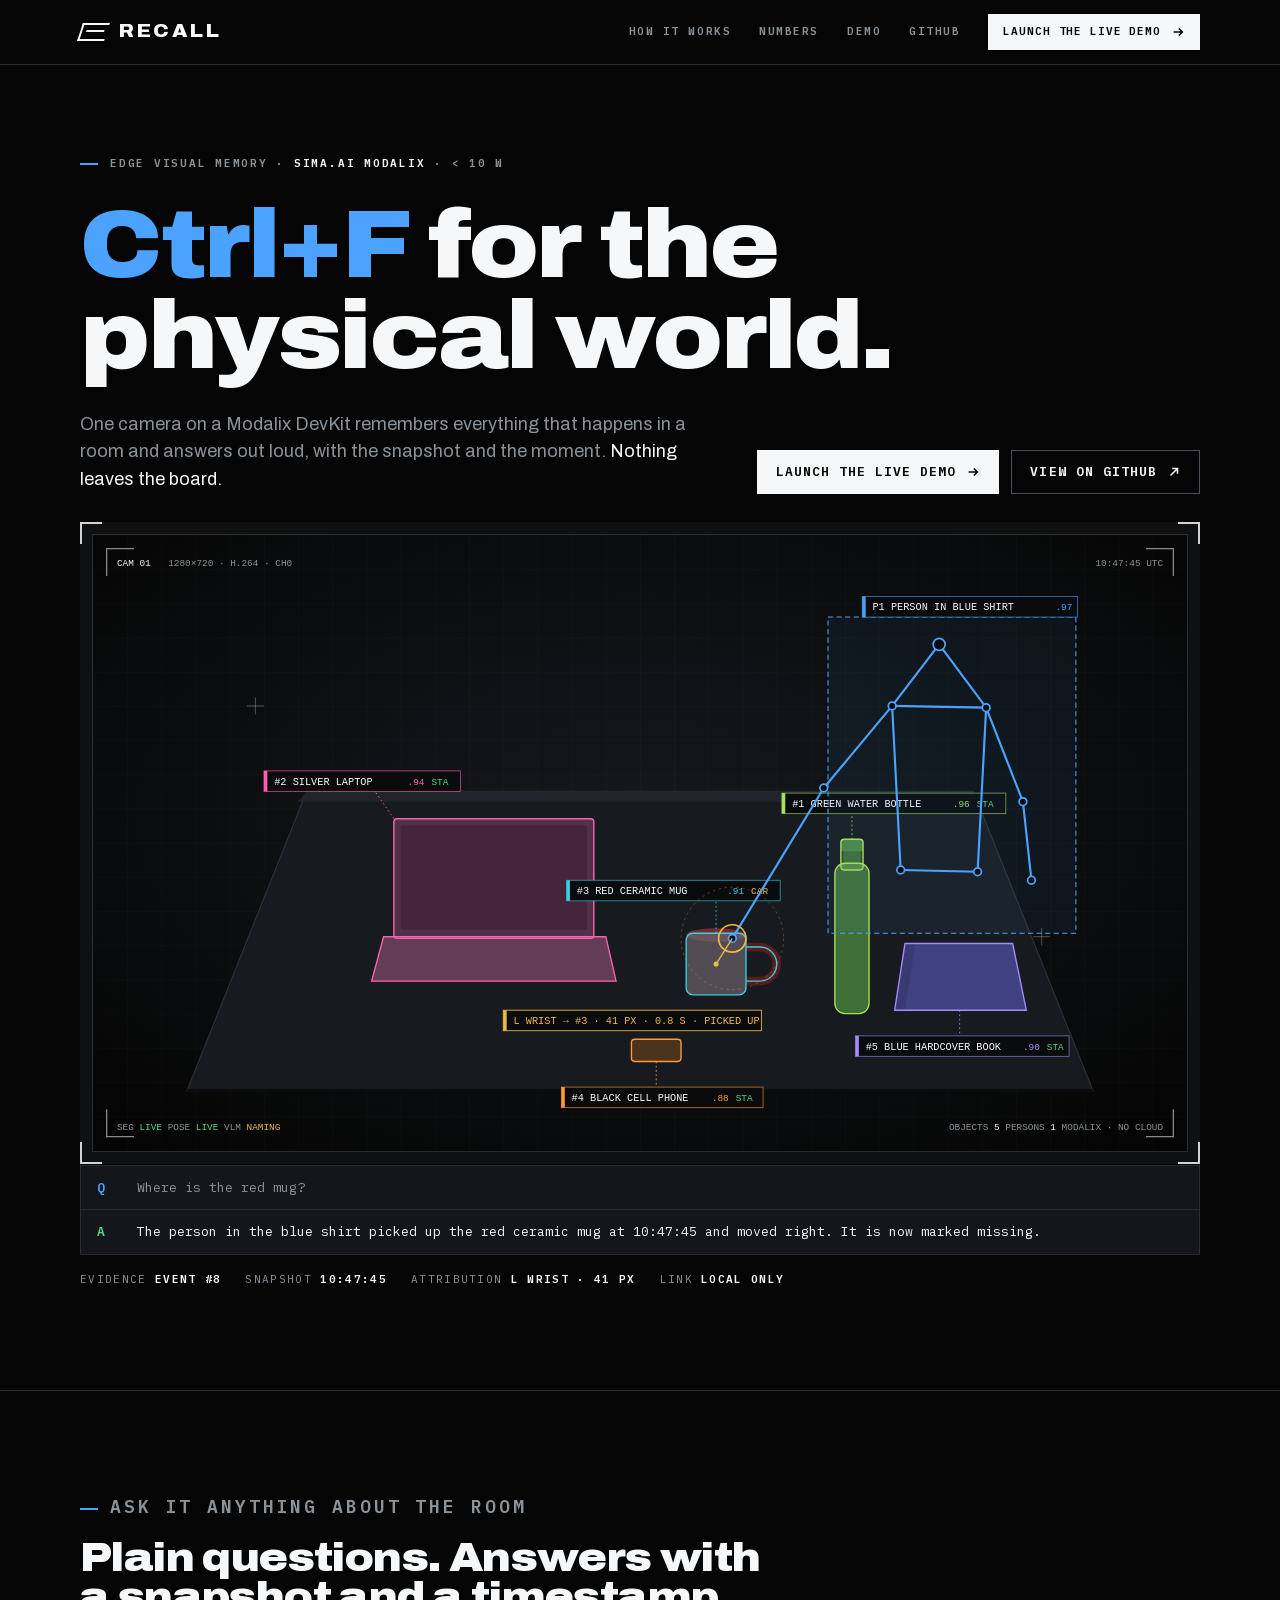
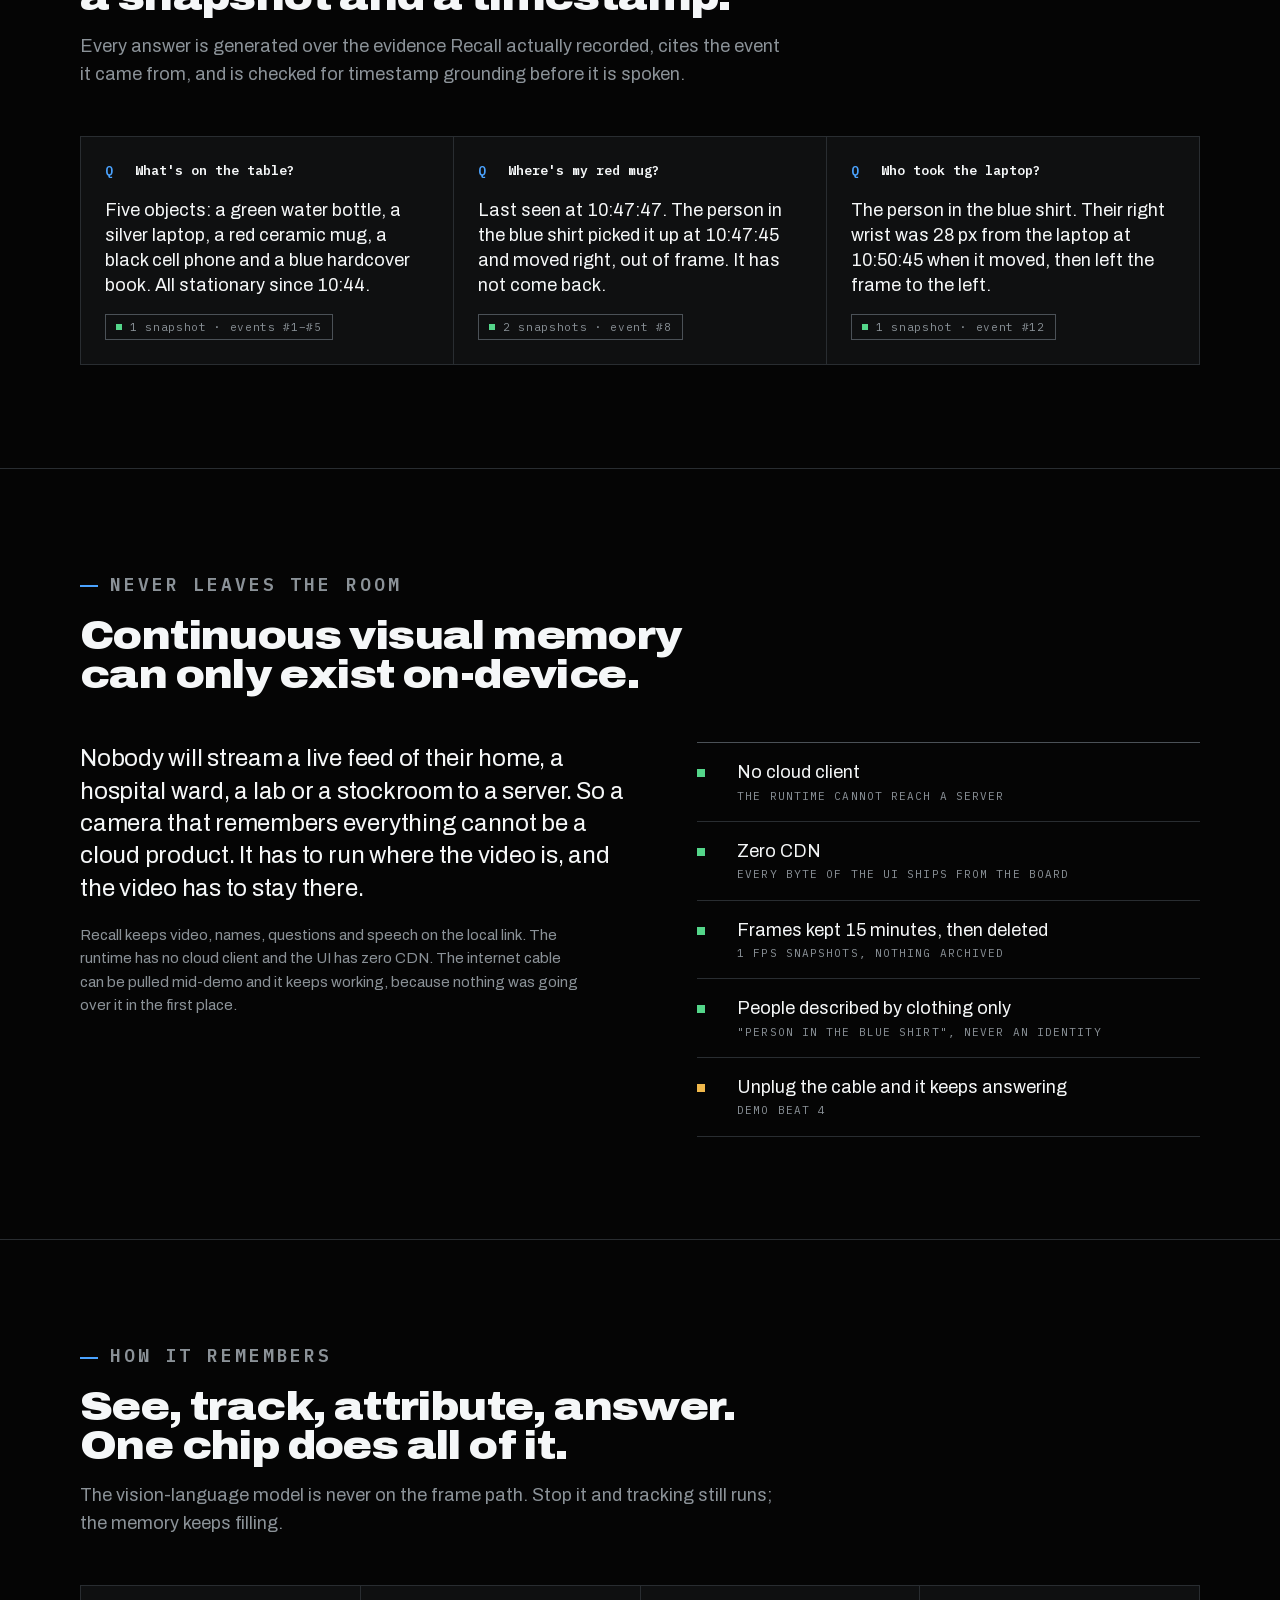
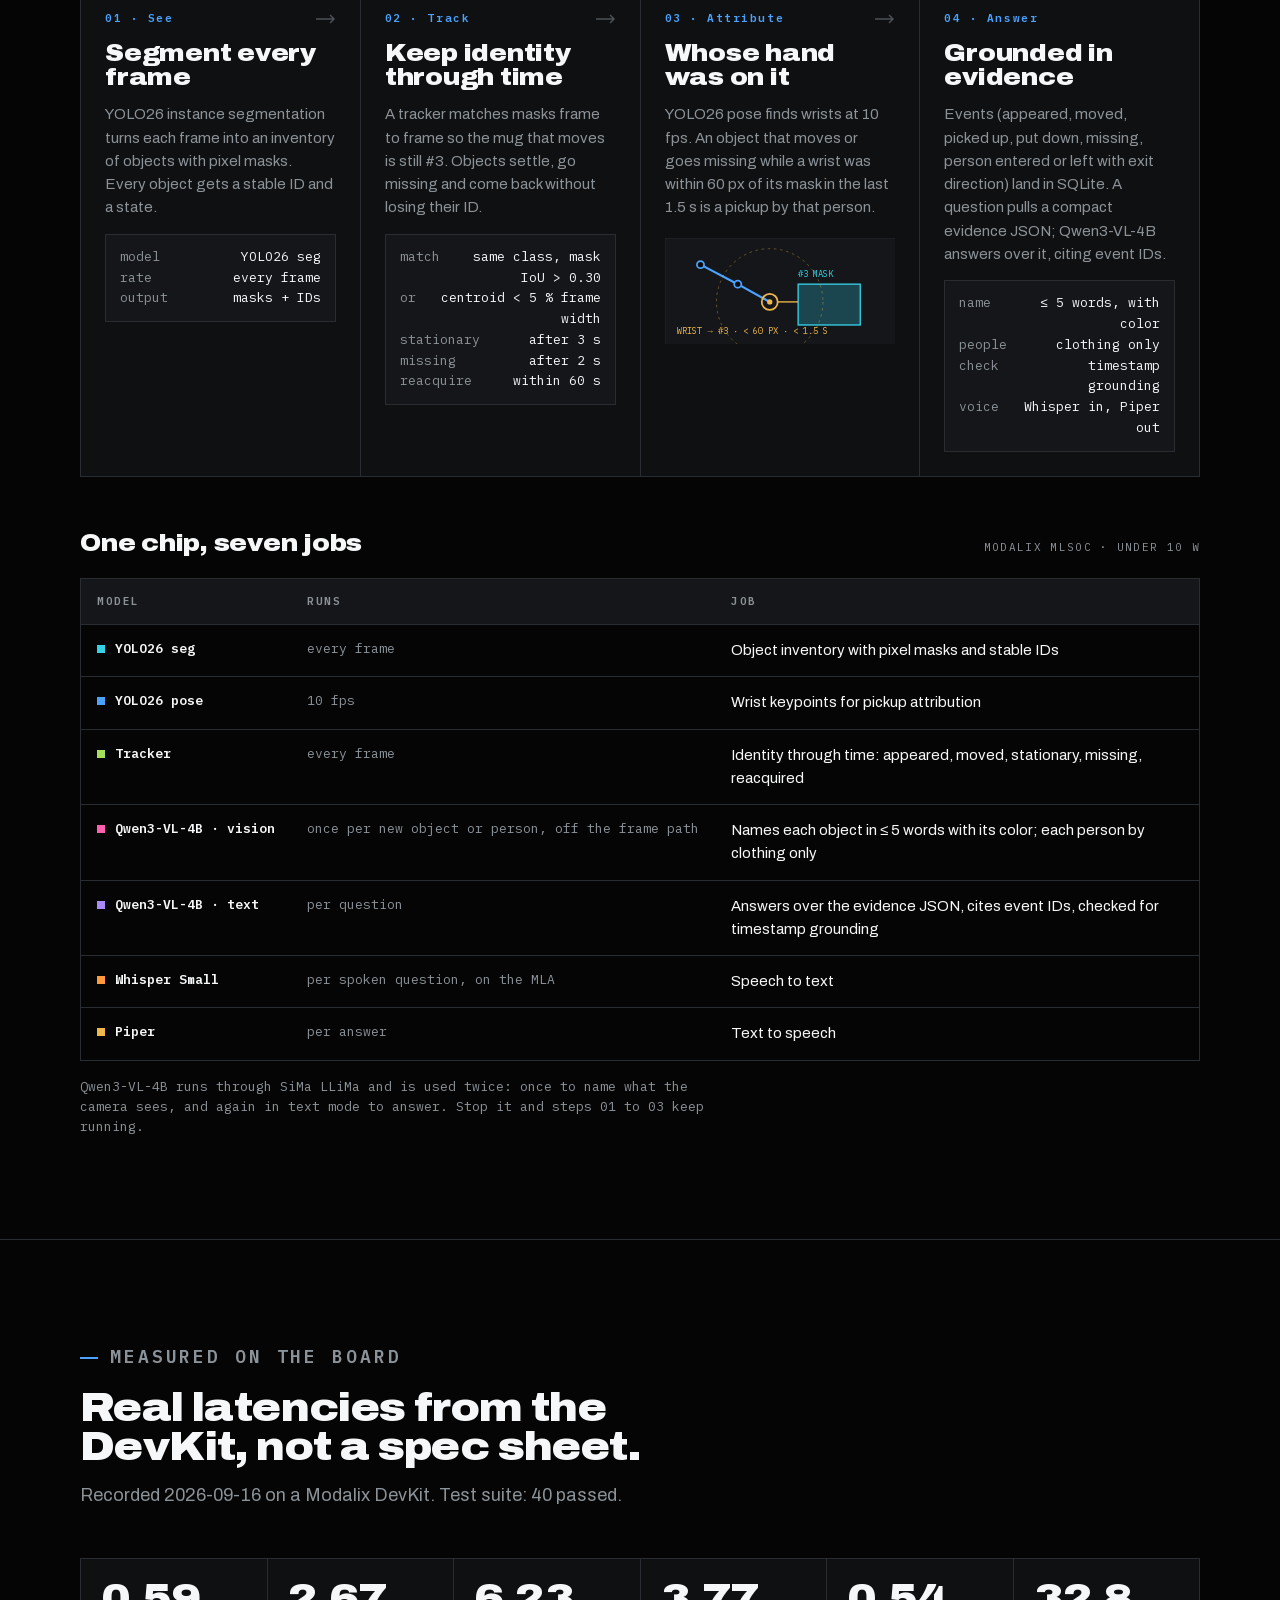
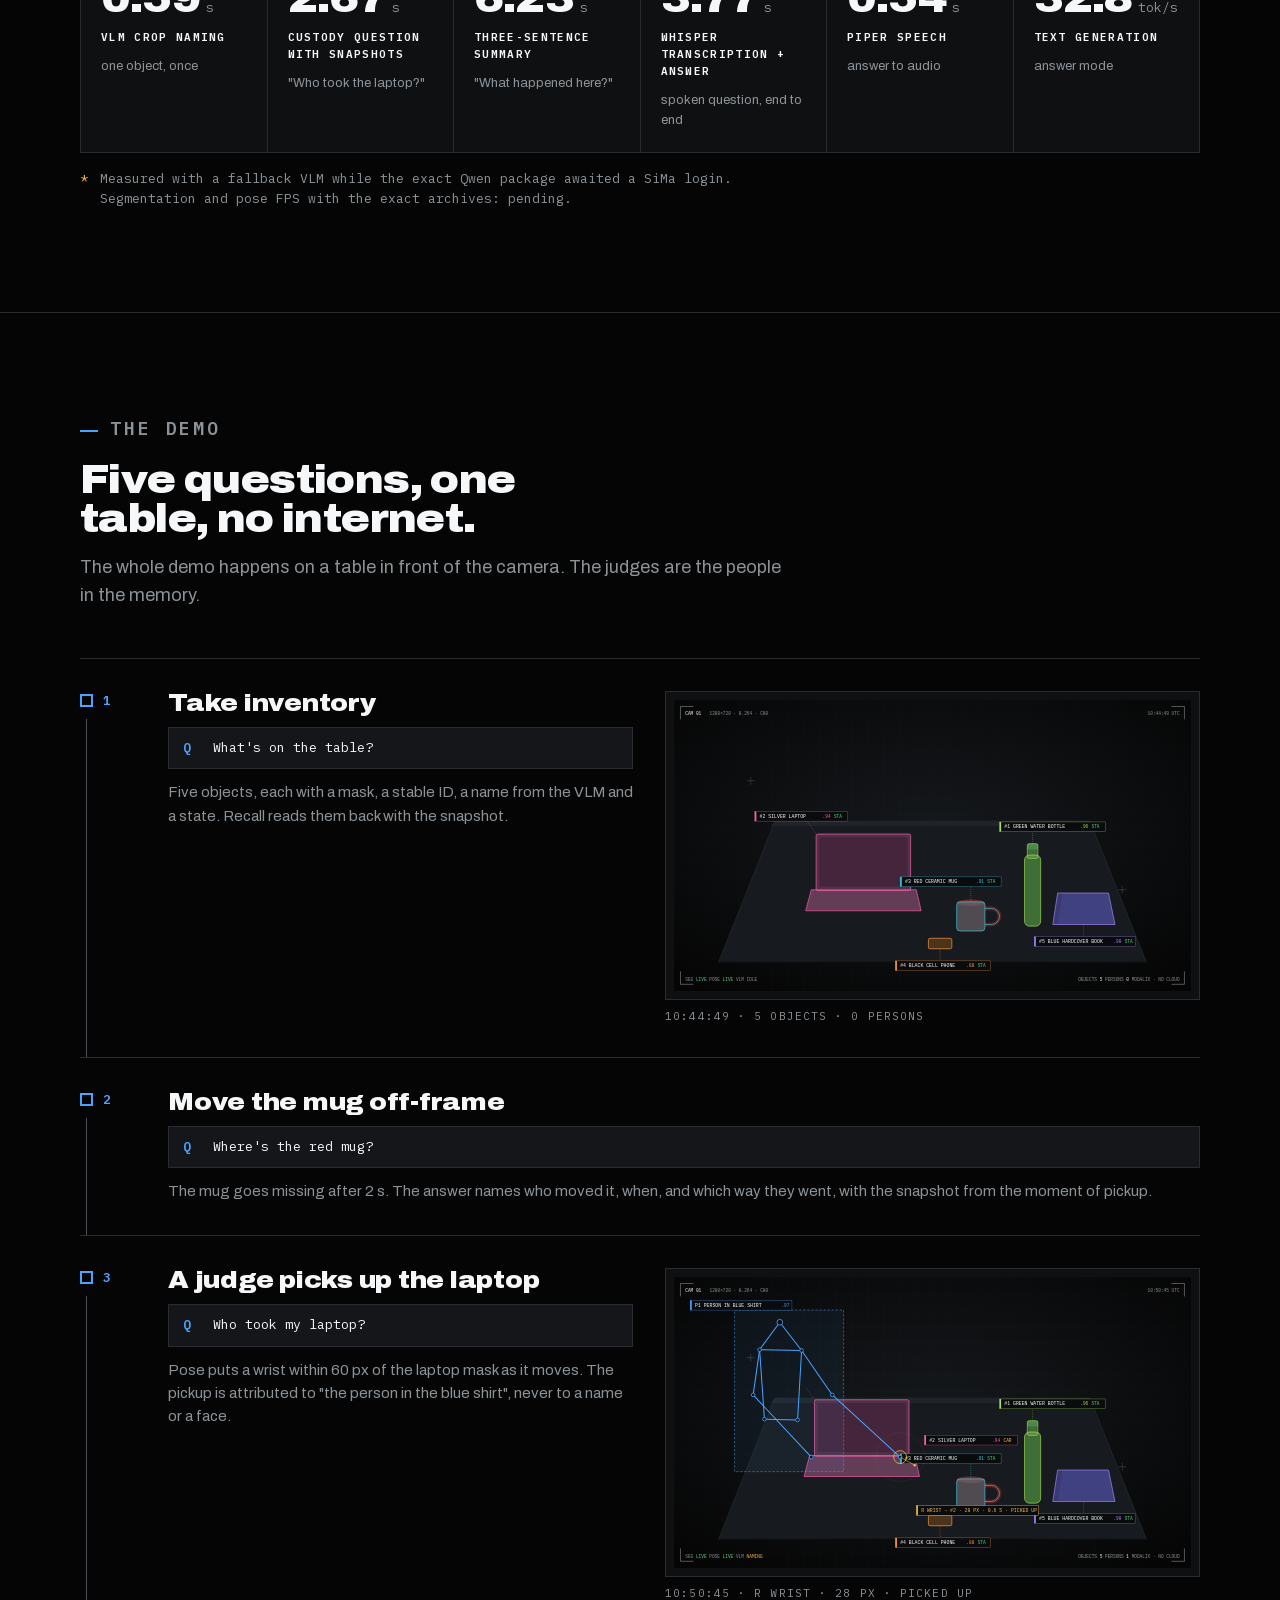
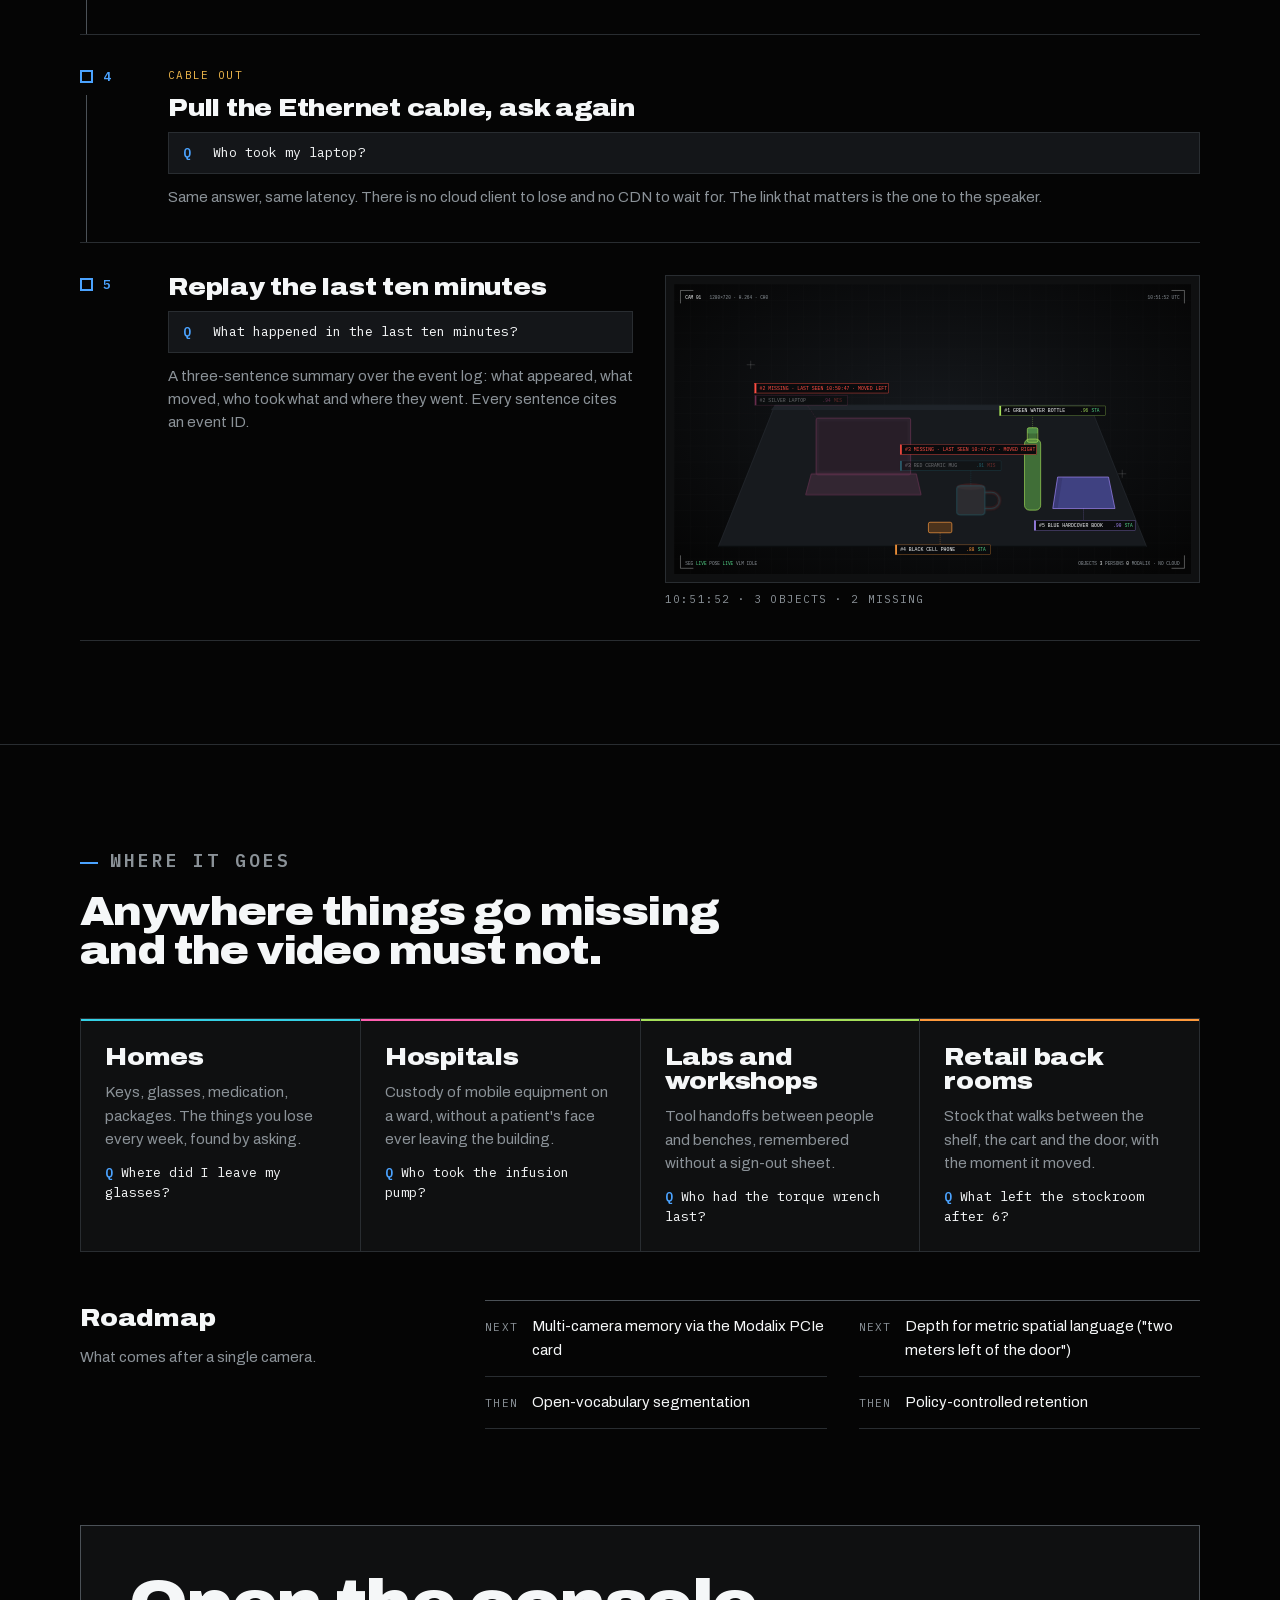
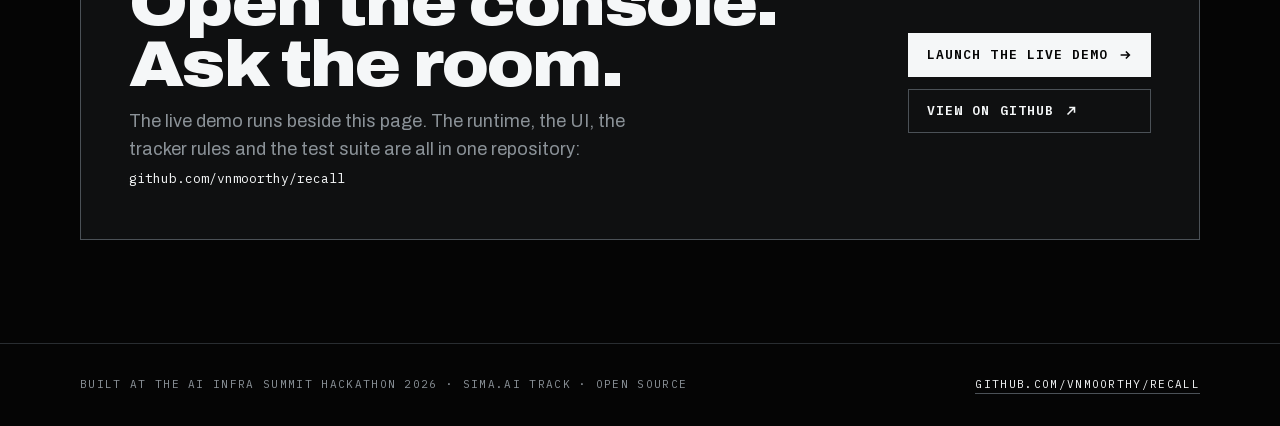
<file: ui/index.html>
<!doctype html>
<html lang="en">
<head>
<meta charset="utf-8">
<meta name="viewport" content="width=device-width, initial-scale=1">
<title>Recall</title>
<meta name="description" content="Recall: Ctrl+F for the physical world. A single camera on a SiMa.ai Modalix DevKit remembers everything that happens in a room and answers questions out loud, entirely on-device.">
<style>
  @font-face{font-family:"Archivo"; font-style:normal; font-weight:400 900; font-stretch:62% 125%; font-display:swap;
    src:url("./fonts/archivo-latin-variable.woff2") format("woff2-variations"), url("./fonts/archivo-latin-variable.woff2") format("woff2")}
  @font-face{font-family:"IBM Plex Mono"; font-style:normal; font-weight:400; font-display:swap; src:url("./fonts/ibm-plex-mono-latin-400.woff2") format("woff2")}
  @font-face{font-family:"IBM Plex Mono"; font-style:normal; font-weight:600; font-display:swap; src:url("./fonts/ibm-plex-mono-latin-600.woff2") format("woff2")}
  :root{
    --ground:#050505; --panel:#0f1011; --panel-2:#141619;
    --line:#292d31; --line-2:#4b5157;
    --text:#f5f7f8; --muted:#8b9298;
    --accent:#4ba3ff; --green:#54d68a; --amber:#f0b84b; --red:#ff4d42;
    --cyan:#35d1e6; --magenta:#ff5fb0; --lime:#a6e05a; --orange:#ff9a3c; --violet:#a78bfa;
    --sans:"Archivo", "Helvetica Neue", Arial, sans-serif;
    --mono:"IBM Plex Mono", ui-monospace, "SF Mono", Menlo, Consolas, monospace;
    --gutter:clamp(16px, 4vw, 40px);
  }
  *,*::before,*::after{box-sizing:border-box}
  html{scroll-behavior:smooth; background:var(--ground)}
  @media (prefers-reduced-motion: reduce){ html{scroll-behavior:auto} }
  body{
    margin:0; background:var(--ground); color:var(--text);
    font-family:var(--sans); font-size:15px; line-height:1.55;
    -webkit-font-smoothing:antialiased; text-rendering:optimizeLegibility;
    font-variant-numeric:tabular-nums;
  }
  h1,h2,h3,h4,p,ul,ol,figure{margin:0}
  ul,ol{padding:0; list-style:none}
  a{color:inherit; text-decoration:none}
  a:focus-visible,button:focus-visible{outline:2px solid var(--accent); outline-offset:3px}
  svg.scene{display:block; width:100%; max-width:100%; height:auto; background:var(--ground)}
  .wrap{max-width:1200px; margin-inline:auto; padding-inline:var(--gutter)}
  .mono{font-family:var(--mono)}
  .eyebrow{
    font-family:var(--mono); font-size:11px; font-weight:600; letter-spacing:.16em; text-transform:uppercase;
    color:var(--muted); line-height:1.6;
  }
  .eyebrow::before{content:""; display:inline-block; width:18px; height:2px; background:var(--accent); vertical-align:middle; margin-right:12px}
  .eyebrow b{color:var(--text); font-weight:600}
  section{padding-block:clamp(56px, 8vw, 104px); border-top:1px solid var(--line); scroll-margin-top:64px}
  .sec-head{display:grid; gap:16px; margin-bottom:clamp(32px, 4vw, 48px); max-width:760px}
  .sec-head h2{
    font-family:var(--sans); font-weight:900; font-stretch:112%; font-size:clamp(28px, 4vw, 40px);
    line-height:.98; letter-spacing:-.015em; text-wrap:balance;
  }
  .sec-head p{font-size:18px; color:var(--muted); max-width:64ch}

  /* ---------- buttons ---------- */
  .btn{
    display:inline-flex; align-items:center; gap:10px; height:44px; padding-inline:18px;
    font-family:var(--mono); font-size:13px; font-weight:600; letter-spacing:.08em; text-transform:uppercase;
    border:1px solid var(--line-2); color:var(--text); white-space:nowrap; transition:background .15s, border-color .15s, color .15s;
  }
  .btn svg{width:14px; height:14px; flex:none}
  .btn:hover{border-color:var(--text)}
  .btn-primary{background:var(--text); color:var(--ground); border-color:var(--text)}
  .btn-primary:hover{background:var(--accent); border-color:var(--accent); color:var(--ground)}
  .btn-sm{height:36px; padding-inline:14px; font-size:11px}

  /* ---------- top bar ---------- */
  .top{position:sticky; top:0; z-index:10; background:var(--ground); border-bottom:1px solid var(--line)}
  .top .wrap{display:flex; align-items:center; justify-content:space-between; height:64px; gap:16px}
  .brand{display:inline-flex; align-items:center; gap:12px; font-family:var(--sans); font-weight:900; font-stretch:112%; font-size:18px; letter-spacing:.14em}
  .mark{position:relative; width:27px; height:18px; border:2px solid var(--text); border-right:0; transform:skewX(-18deg); flex:none}
  .mark::after{content:""; position:absolute; left:4px; top:5px; width:18px; height:2px; background:var(--text)}
  .nav{display:flex; align-items:center; gap:28px; font-family:var(--mono); font-size:11px; font-weight:600; letter-spacing:.14em; text-transform:uppercase; color:var(--muted)}
  .nav a:hover{color:var(--text)}
  .nav .links{display:flex; gap:28px}
  @media (max-width:720px){ .nav .links{display:none} }

  /* ---------- hero ---------- */
  .hero{padding-block:clamp(48px, 7vw, 96px) clamp(56px, 8vw, 104px); border-top:0}
  .hero-in{display:grid; gap:28px}
  .hero h1{
    font-family:var(--sans); font-weight:900; font-stretch:112%; font-size:clamp(44px, 8.6vw, 96px);
    line-height:.95; letter-spacing:-.025em; text-wrap:balance; max-width:14ch;
  }
  .hero h1 .kbd{color:var(--accent)}
  .hero-row{display:grid; grid-template-columns:minmax(0,1fr) auto; gap:32px; align-items:end}
  .hero-row p{font-size:18px; color:var(--muted); max-width:58ch}
  .hero-row p b{color:var(--text); font-weight:400}
  .actions{display:flex; gap:12px; flex-wrap:wrap}
  @media (max-width:820px){ .hero-row{grid-template-columns:1fr} }
  .motion{transition:transform .9s cubic-bezier(.2,.7,.2,1), opacity .9s ease}
  @media (prefers-reduced-motion: no-preference){
    .motion{transform:translateY(14px); opacity:.5}
    .fonts-in .motion{transform:none; opacity:1}
  }

  /* framed image with corner brackets */
  .frame{position:relative; padding:12px; background:var(--panel)}
  .frame::before,.frame::after{content:""; position:absolute; inset:0; pointer-events:none}
  .frame::before{
    background:
      linear-gradient(var(--text),var(--text)) 0 0/22px 2px no-repeat,
      linear-gradient(var(--text),var(--text)) 0 0/2px 22px no-repeat,
      linear-gradient(var(--text),var(--text)) 100% 0/22px 2px no-repeat,
      linear-gradient(var(--text),var(--text)) 100% 0/2px 22px no-repeat,
      linear-gradient(var(--text),var(--text)) 0 100%/22px 2px no-repeat,
      linear-gradient(var(--text),var(--text)) 0 100%/2px 22px no-repeat,
      linear-gradient(var(--text),var(--text)) 100% 100%/22px 2px no-repeat,
      linear-gradient(var(--text),var(--text)) 100% 100%/2px 22px no-repeat;
    opacity:.85;
  }
  .frame .scene{border:1px solid var(--line)}
  .caption{
    margin-top:1px; background:var(--panel-2); border:1px solid var(--line);
    font-family:var(--mono); font-size:13px; line-height:1.5; display:grid;
  }
  .caption > div{display:grid; grid-template-columns:28px 1fr; gap:12px; padding:12px 16px}
  .caption > div + div{border-top:1px solid var(--line)}
  .caption .k{font-weight:600; color:var(--accent)}
  .caption .a .k{color:var(--green)}
  .caption .q{color:var(--muted)}
  .hero-meta{display:flex; gap:24px; flex-wrap:wrap; font-family:var(--mono); font-size:11px; letter-spacing:.12em; text-transform:uppercase; color:var(--muted); margin-top:16px}
  .hero-meta span b{color:var(--text); font-weight:600}

  /* ---------- Q&A ---------- */
  .qa{display:grid; grid-template-columns:repeat(3,minmax(0,1fr)); gap:1px; background:var(--line); border:1px solid var(--line)}
  .qa article{background:var(--panel); padding:24px; display:grid; gap:16px; align-content:start}
  .qa .q{font-family:var(--mono); font-size:13px; font-weight:600; display:grid; grid-template-columns:20px 1fr; gap:10px}
  .qa .q span:first-child{color:var(--accent)}
  .qa .ans{font-size:18px; line-height:1.4; text-wrap:pretty}
  .qa .ans b{font-weight:400; color:var(--text)}
  .chip{
    display:inline-flex; align-items:center; gap:8px; height:26px; padding-inline:10px; border:1px solid var(--line-2);
    font-family:var(--mono); font-size:11px; letter-spacing:.06em; color:var(--muted); justify-self:start;
  }
  .chip::before{content:""; width:6px; height:6px; background:var(--green)}
  @media (max-width:900px){ .qa{grid-template-columns:1fr} }

  /* ---------- never leaves ---------- */
  .split{display:grid; grid-template-columns:minmax(0,1.1fr) minmax(0,1fr); gap:clamp(32px, 5vw, 80px); align-items:start}
  .split .lede{font-size:clamp(20px, 2.2vw, 24px); line-height:1.35; letter-spacing:-.01em; text-wrap:pretty}
  .split .lede + p{margin-top:20px; color:var(--muted); font-size:15px; max-width:56ch}
  .stark{border-top:1px solid var(--line-2)}
  .stark li{display:grid; grid-template-columns:24px 1fr; gap:16px; padding:18px 0; border-bottom:1px solid var(--line); font-family:var(--sans); font-size:18px; line-height:1.3}
  .stark li::before{content:""; width:8px; height:8px; margin-top:8px; background:var(--green)}
  .stark li:last-child::before{background:var(--amber)}
  .stark li small{display:block; font-family:var(--mono); font-size:11px; letter-spacing:.1em; text-transform:uppercase; color:var(--muted); margin-top:4px}
  @media (max-width:820px){ .split{grid-template-columns:1fr} }

  /* ---------- how ---------- */
  .steps{display:grid; grid-template-columns:repeat(4,minmax(0,1fr)); gap:1px; background:var(--line); border:1px solid var(--line)}
  .step{background:var(--panel); padding:24px; display:grid; gap:14px; align-content:start; position:relative}
  .step .n{font-family:var(--mono); font-size:11px; font-weight:600; letter-spacing:.14em; color:var(--accent); display:flex; justify-content:space-between; align-items:center}
  .step .n svg{width:20px; height:10px; color:var(--line-2)}
  .step h3{font-family:var(--sans); font-weight:900; font-stretch:112%; font-size:24px; line-height:1; letter-spacing:-.01em}
  .step p{color:var(--muted); font-size:15px}
  .rule{background:var(--panel-2); border:1px solid var(--line); padding:12px 14px; font-family:var(--mono); font-size:13px; line-height:1.6; color:var(--text)}
  .rule div{display:grid; grid-template-columns:auto 1fr; gap:12px}
  .rule div span:first-child{color:var(--muted)}
  .rule div span:last-child{text-align:right}
  .pose{width:100%; height:auto; display:block; margin-top:4px}
  @media (max-width:1000px){ .steps{grid-template-columns:repeat(2,minmax(0,1fr))} }
  @media (max-width:560px){ .steps{grid-template-columns:1fr} }

  .jobs-head{display:flex; justify-content:space-between; align-items:baseline; gap:16px; margin:48px 0 16px; flex-wrap:wrap}
  .jobs-head h3{font-family:var(--sans); font-weight:900; font-stretch:112%; font-size:24px; letter-spacing:-.01em}
  .table-wrap{overflow-x:auto; border:1px solid var(--line)}
  table{width:100%; border-collapse:collapse; min-width:640px}
  th,td{text-align:left; vertical-align:top; padding:14px 16px; border-bottom:1px solid var(--line)}
  th{font-family:var(--mono); font-size:11px; font-weight:600; letter-spacing:.14em; text-transform:uppercase; color:var(--muted); background:var(--panel-2)}
  tbody tr:last-child td{border-bottom:0}
  td.model{font-family:var(--mono); font-size:13px; font-weight:600; white-space:nowrap}
  td.model i{display:inline-block; width:8px; height:8px; margin-right:10px; vertical-align:0}
  td.runs{font-family:var(--mono); font-size:13px; color:var(--muted); white-space:nowrap}
  td.job{font-size:15px}
  .note{margin-top:16px; font-family:var(--mono); font-size:13px; color:var(--muted); max-width:80ch}

  /* ---------- numbers ---------- */
  .stats{display:grid; grid-template-columns:repeat(6,minmax(0,1fr)); gap:1px; background:var(--line); border:1px solid var(--line)}
  .stat{background:var(--panel); padding:20px 20px 22px; display:grid; gap:10px; align-content:start}
  .stat .l{font-family:var(--mono); font-size:11px; font-weight:600; letter-spacing:.12em; text-transform:uppercase; color:var(--text)}
  .stat .v{font-family:var(--sans); font-weight:900; font-stretch:112%; font-size:40px; line-height:1; letter-spacing:-.02em; font-variant-numeric:tabular-nums; white-space:nowrap}
  .stat .v small{font-family:var(--mono); font-size:13px; font-weight:400; color:var(--muted); margin-left:6px; letter-spacing:0}
  .stat .d{font-size:13px; color:var(--muted)}
  @media (max-width:1000px){ .stats{grid-template-columns:repeat(3,minmax(0,1fr))} }
  @media (max-width:560px){ .stats{grid-template-columns:repeat(2,minmax(0,1fr))} .stat .v{font-size:32px} }
  .foot-note{display:grid; grid-template-columns:auto 1fr; gap:12px; margin-top:16px; font-family:var(--mono); font-size:13px; color:var(--muted); max-width:90ch}
  .foot-note span:first-child{color:var(--amber)}

  /* ---------- demo ---------- */
  .beats{display:grid; gap:0}
  .beat{display:grid; grid-template-columns:56px minmax(0,1fr) minmax(0,1.15fr); gap:0 32px; padding:32px 0; border-top:1px solid var(--line); position:relative}
  .beat:last-child{border-bottom:1px solid var(--line)}
  .beat .m{font-family:var(--mono); font-size:13px; font-weight:600; color:var(--accent); position:relative}
  .beat .m::after{content:""; position:absolute; left:6px; top:28px; bottom:-32px; width:1px; background:var(--line-2)}
  .beat:last-child .m::after{display:none}
  .beat .m span{display:inline-block; width:13px; height:13px; border:2px solid var(--accent); background:var(--ground); margin-right:10px; vertical-align:-2px}
  .beat .t{display:grid; gap:12px; align-content:start}
  .beat h3{font-family:var(--sans); font-weight:900; font-stretch:112%; font-size:24px; line-height:1; letter-spacing:-.01em; text-wrap:balance}
  .beat .say{font-family:var(--mono); font-size:13px; color:var(--text); background:var(--panel-2); border:1px solid var(--line); padding:10px 14px; display:grid; grid-template-columns:20px 1fr; gap:10px}
  .beat .say span:first-child{color:var(--accent); font-weight:600}
  .beat p{color:var(--muted)}
  .beat .pic{padding:8px; background:var(--panel); border:1px solid var(--line); align-self:start}
  .beat .pic + figcaption{font-family:var(--mono); font-size:11px; letter-spacing:.1em; text-transform:uppercase; color:var(--muted); margin-top:8px}
  .beat.noimg .t{grid-column:2 / span 2}
  .beat .tag{font-family:var(--mono); font-size:11px; letter-spacing:.12em; text-transform:uppercase; color:var(--amber)}
  @media (max-width:820px){
    .beat{grid-template-columns:40px minmax(0,1fr)}
    .beat figure{grid-column:2; margin-top:20px}
    .beat.noimg .t{grid-column:2}
    .beat .m::after{bottom:-32px}
  }

  /* ---------- where ---------- */
  .tiles{display:grid; grid-template-columns:repeat(4,minmax(0,1fr)); gap:1px; background:var(--line); border:1px solid var(--line)}
  .tile{background:var(--panel); padding:24px; display:grid; gap:12px; align-content:start; border-top:2px solid var(--c, var(--line-2))}
  .tile h3{font-family:var(--sans); font-weight:900; font-stretch:112%; font-size:24px; line-height:1; letter-spacing:-.01em}
  .tile p{color:var(--muted)}
  .tile .ask{font-family:var(--mono); font-size:13px; color:var(--text)}
  .tile .ask::before{content:"Q  "; color:var(--accent); font-weight:600}
  @media (max-width:1000px){ .tiles{grid-template-columns:repeat(2,minmax(0,1fr))} }
  @media (max-width:560px){ .tiles{grid-template-columns:1fr} }
  .roadmap{margin-top:48px; display:grid; grid-template-columns:minmax(0,1fr) minmax(0,2fr); gap:24px 48px; align-items:start}
  .roadmap h3{font-family:var(--sans); font-weight:900; font-stretch:112%; font-size:24px; letter-spacing:-.01em}
  .roadmap ul{display:grid; grid-template-columns:repeat(2,minmax(0,1fr)); gap:0 32px; border-top:1px solid var(--line-2)}
  .roadmap li{padding:14px 0; border-bottom:1px solid var(--line); display:grid; grid-template-columns:auto 1fr; gap:14px; font-size:15px}
  .roadmap li span{font-family:var(--mono); font-size:11px; letter-spacing:.1em; color:var(--muted); padding-top:4px}
  @media (max-width:820px){ .roadmap{grid-template-columns:1fr} .roadmap ul{grid-template-columns:1fr} }

  .cta{margin-top:clamp(56px, 8vw, 96px); border:1px solid var(--line-2); background:var(--panel); padding:clamp(28px, 4vw, 48px); display:grid; grid-template-columns:minmax(0,1fr) auto; gap:24px 48px; align-items:center}
  .cta .actions{flex-direction:column; align-items:stretch}
  @media (max-width:820px){ .cta .actions{flex-direction:row} }
  .cta h2{font-family:var(--sans); font-weight:900; font-stretch:112%; font-size:clamp(32px, 5vw, 64px); line-height:.95; letter-spacing:-.025em; text-wrap:balance}
  .cta p{margin-top:12px; color:var(--muted); font-size:18px; max-width:48ch}
  .cta code{font-family:var(--mono); font-size:13px; color:var(--text)}
  @media (max-width:820px){ .cta{grid-template-columns:1fr} }

  /* ---------- footer ---------- */
  footer{border-top:1px solid var(--line); padding-block:32px}
  footer .wrap{display:flex; justify-content:space-between; align-items:center; gap:16px; flex-wrap:wrap; font-family:var(--mono); font-size:11px; letter-spacing:.12em; text-transform:uppercase; color:var(--muted)}
  footer a{color:var(--text); border-bottom:1px solid var(--line-2)}
  footer a:hover{border-color:var(--text)}
</style>
</head>
<body>

<header class="top">
  <div class="wrap">
    <a class="brand" href="#top" aria-label="Recall home"><span class="mark" aria-hidden="true"></span>RECALL</a>
    <nav class="nav" aria-label="Sections">
      <div class="links">
        <a href="#how">How it works</a>
        <a href="#numbers">Numbers</a>
        <a href="#demo">Demo</a>
        <a href="https://github.com/vnmoorthy/recall" rel="noopener">GitHub</a>
      </div>
      <a class="btn btn-sm btn-primary" href="./app.html">Launch the live demo
        <svg viewBox="0 0 16 16" fill="none" stroke="currentColor" stroke-width="1.8" aria-hidden="true"><path d="M3 8h10M9 4l4 4-4 4"/></svg></a>
    </nav>
  </div>
</header>

<main id="top">
  <section class="hero">
    <div class="wrap hero-in">
      <p class="eyebrow motion">Edge visual memory &middot; <b>SiMa.ai Modalix</b> &middot; &lt; 10 W</p>
      <h1 class="motion"><span class="kbd">Ctrl+F</span> for the physical&nbsp;world.</h1>
      <div class="hero-row motion">
        <p>One camera on a Modalix DevKit remembers everything that happens in a room and answers out loud, with the snapshot and the moment. <b>Nothing leaves the board.</b></p>
        <div class="actions">
          <a class="btn btn-primary" href="./app.html">Launch the live demo
            <svg viewBox="0 0 16 16" fill="none" stroke="currentColor" stroke-width="1.8" aria-hidden="true"><path d="M3 8h10M9 4l4 4-4 4"/></svg></a>
          <a class="btn" href="https://github.com/vnmoorthy/recall" rel="noopener">View on GitHub
            <svg viewBox="0 0 16 16" fill="none" stroke="currentColor" stroke-width="1.8" aria-hidden="true"><path d="M4 12 12 4M6 4h6v6"/></svg></a>
        </div>
      </div>
      <figure class="motion">
        <div class="frame">
          <svg xmlns="http://www.w3.org/2000/svg" viewBox="0 0 1280 720" class="scene" role="img" aria-label="Recall attribution view: a person in a blue shirt lifts the red mug; the left wrist is within 41 px of the mug mask, so the pickup is attributed to that person">
  <defs>
    <radialGradient id="vig-hero" cx="50%" cy="45%" r="70%">
      <stop offset="0" stop-color="#15181c"/>
      <stop offset="1" stop-color="#050505"/>
    </radialGradient>
    <pattern id="grid-hero" width="40" height="40" patternUnits="userSpaceOnUse">
      <path d="M40 0H0V40" fill="none" stroke="#ffffff" stroke-opacity=".035"/>
    </pattern>
  </defs>
  <rect width="1280" height="720" fill="url(#vig-hero)"/>
  <rect width="1280" height="720" fill="url(#grid-hero)"/>
  <polygon points="250,300 1030,300 1170,650 110,650" fill="#171a1e" stroke="#2a2f35" stroke-width="1.5"/>
  <polygon points="250,300 1030,300 1040,312 240,312" fill="#1f242a"/>
  <line x1="110" y1="650" x2="1170" y2="650" stroke="#0b0d0f" stroke-width="4"/>
  <g>
    <polygon points="340,470 600,470 612,522 326,522" fill="#2c3036"/>
    <rect x="352" y="332" width="234" height="140" rx="4" fill="#20242a" stroke="#3a4048"/>
    <rect x="360" y="340" width="218" height="122" rx="2" fill="#11151a"/>
    <polygon points="340,470 600,470 612,522 326,522" fill="#ff5fb0" fill-opacity=".26" stroke="#ff5fb0" stroke-width="1.6"/>
    <rect x="352" y="332" width="234" height="140" rx="4" fill="#ff5fb0" fill-opacity=".22" stroke="#ff5fb0" stroke-width="1.6"/>
    <line x1="352" y1="332" x2="330" y2="300" stroke="#ff5fb0" stroke-width="1" stroke-dasharray="2 3"/>
    <g transform="translate(200,276)">
      <rect width="230" height="24" fill="#0a0b0d" stroke="#ff5fb0" stroke-opacity=".7"/>
      <rect width="4" height="24" fill="#ff5fb0"/>
      <text x="12" y="16" font-family="ui-monospace, 'SF Mono', Menlo, Consolas, monospace" font-size="12" fill="#f5f7f8">#2 SILVER LAPTOP</text>
      <text x="168" y="16" font-family="ui-monospace, 'SF Mono', Menlo, Consolas, monospace" font-size="11" fill="#ff5fb0">.94</text>
      <text x="196" y="16" font-family="ui-monospace, 'SF Mono', Menlo, Consolas, monospace" font-size="11" fill="#54d68a">STA</text>
    </g>
  </g>
  <g transform="translate(-6,-34)">
    <rect x="700" y="500" width="70" height="72" rx="8" fill="#5a1d1d"/>
    <path d="M770 516 h16 a16 16 0 0 1 0 40 h-16" fill="none" stroke="#5a1d1d" stroke-width="10"/>
    <ellipse cx="735" cy="502" rx="35" ry="8" fill="#7a2a2a"/>
    <rect x="700" y="500" width="70" height="72" rx="8" fill="#35d1e6" fill-opacity=".26" stroke="#35d1e6" stroke-width="1.6"/>
    <path d="M770 516 h16 a16 16 0 0 1 0 40 h-16" fill="none" stroke="#35d1e6" stroke-width="1.6"/>
    <line x1="735" y1="500" x2="735" y2="462" stroke="#35d1e6" stroke-width="1" stroke-dasharray="2 3"/>
    <g transform="translate(560,438)">
      <rect width="250" height="24" fill="#0a0b0d" stroke="#35d1e6" stroke-opacity=".7"/>
      <rect width="4" height="24" fill="#35d1e6"/>
      <text x="12" y="16" font-family="ui-monospace, 'SF Mono', Menlo, Consolas, monospace" font-size="12" fill="#f5f7f8">#3 RED CERAMIC MUG</text>
      <text x="188" y="16" font-family="ui-monospace, 'SF Mono', Menlo, Consolas, monospace" font-size="11" fill="#35d1e6">.91</text>
      <text x="216" y="16" font-family="ui-monospace, 'SF Mono', Menlo, Consolas, monospace" font-size="11" fill="#f0b84b">CAR</text>
    </g>
  </g>
  <g>
    <rect x="868" y="384" width="40" height="176" rx="12" fill="#1f4a2c"/>
    <rect x="878" y="366" width="20" height="26" rx="4" fill="#1f4a2c"/>
    <rect x="875" y="356" width="26" height="14" rx="3" fill="#2f6b40"/>
    <rect x="868" y="384" width="40" height="176" rx="12" fill="#a6e05a" fill-opacity=".24" stroke="#a6e05a" stroke-width="1.6"/>
    <rect x="875" y="356" width="26" height="36" rx="4" fill="#a6e05a" fill-opacity=".24" stroke="#a6e05a" stroke-width="1.6"/>
    <line x1="888" y1="356" x2="888" y2="326" stroke="#a6e05a" stroke-width="1" stroke-dasharray="2 3"/>
    <g transform="translate(806,302)">
      <rect width="262" height="24" fill="#0a0b0d" stroke="#a6e05a" stroke-opacity=".7"/>
      <rect width="4" height="24" fill="#a6e05a"/>
      <text x="12" y="16" font-family="ui-monospace, 'SF Mono', Menlo, Consolas, monospace" font-size="12" fill="#f5f7f8">#1 GREEN WATER BOTTLE</text>
      <text x="200" y="16" font-family="ui-monospace, 'SF Mono', Menlo, Consolas, monospace" font-size="11" fill="#a6e05a">.96</text>
      <text x="228" y="16" font-family="ui-monospace, 'SF Mono', Menlo, Consolas, monospace" font-size="11" fill="#54d68a">STA</text>
    </g>
  </g>
  <g>
    <rect x="630" y="590" width="58" height="26" rx="4" fill="#0e0f11" stroke="#2c3036"/>
    <rect x="630" y="590" width="58" height="26" rx="4" fill="#ff9a3c" fill-opacity=".26" stroke="#ff9a3c" stroke-width="1.6"/>
    <line x1="659" y1="616" x2="659" y2="646" stroke="#ff9a3c" stroke-width="1" stroke-dasharray="2 3"/>
    <g transform="translate(548,646)">
      <rect width="236" height="24" fill="#0a0b0d" stroke="#ff9a3c" stroke-opacity=".7"/>
      <rect width="4" height="24" fill="#ff9a3c"/>
      <text x="12" y="16" font-family="ui-monospace, 'SF Mono', Menlo, Consolas, monospace" font-size="12" fill="#f5f7f8">#4 BLACK CELL PHONE</text>
      <text x="176" y="16" font-family="ui-monospace, 'SF Mono', Menlo, Consolas, monospace" font-size="11" fill="#ff9a3c">.88</text>
      <text x="204" y="16" font-family="ui-monospace, 'SF Mono', Menlo, Consolas, monospace" font-size="11" fill="#54d68a">STA</text>
    </g>
  </g>
  <g>
    <polygon points="950,478 1076,478 1092,556 938,556" fill="#1e2a5a"/>
    <polygon points="950,478 962,478 950,556 938,556" fill="#16204a"/>
    <polygon points="950,478 1076,478 1092,556 938,556" fill="#a78bfa" fill-opacity=".24" stroke="#a78bfa" stroke-width="1.6"/>
    <line x1="1014" y1="556" x2="1014" y2="586" stroke="#a78bfa" stroke-width="1" stroke-dasharray="2 3"/>
    <g transform="translate(892,586)">
      <rect width="250" height="24" fill="#0a0b0d" stroke="#a78bfa" stroke-opacity=".7"/>
      <rect width="4" height="24" fill="#a78bfa"/>
      <text x="12" y="16" font-family="ui-monospace, 'SF Mono', Menlo, Consolas, monospace" font-size="12" fill="#f5f7f8">#5 BLUE HARDCOVER BOOK</text>
      <text x="196" y="16" font-family="ui-monospace, 'SF Mono', Menlo, Consolas, monospace" font-size="11" fill="#a78bfa">.90</text>
      <text x="224" y="16" font-family="ui-monospace, 'SF Mono', Menlo, Consolas, monospace" font-size="11" fill="#54d68a">STA</text>
    </g>
  </g>
  <g>
<rect x="860" y="96" width="290" height="370" fill="#4ba3ff" fill-opacity=".06" stroke="#4ba3ff" stroke-width="1.2" stroke-dasharray="6 4"/>
<line x1="935" y1="200" x2="1045" y2="202" stroke="#4ba3ff" stroke-width="2.5" stroke-linecap="round"/>
<line x1="935" y1="200" x2="855" y2="296" stroke="#4ba3ff" stroke-width="2.5" stroke-linecap="round"/>
<line x1="855" y1="296" x2="748" y2="472" stroke="#4ba3ff" stroke-width="2.5" stroke-linecap="round"/>
<line x1="1045" y1="202" x2="1088" y2="312" stroke="#4ba3ff" stroke-width="2.5" stroke-linecap="round"/>
<line x1="1088" y1="312" x2="1098" y2="404" stroke="#4ba3ff" stroke-width="2.5" stroke-linecap="round"/>
<line x1="935" y1="200" x2="945" y2="392" stroke="#4ba3ff" stroke-width="2.5" stroke-linecap="round"/>
<line x1="1045" y1="202" x2="1035" y2="394" stroke="#4ba3ff" stroke-width="2.5" stroke-linecap="round"/>
<line x1="945" y1="392" x2="1035" y2="394" stroke="#4ba3ff" stroke-width="2.5" stroke-linecap="round"/>
<line x1="990" y1="128" x2="935" y2="200" stroke="#4ba3ff" stroke-width="2.5" stroke-linecap="round"/>
<line x1="990" y1="128" x2="1045" y2="202" stroke="#4ba3ff" stroke-width="2.5" stroke-linecap="round"/>
<circle cx="990" cy="128" r="7" fill="#0a0b0d" stroke="#4ba3ff" stroke-width="2"/>
<circle cx="935" cy="200" r="4.5" fill="#0a0b0d" stroke="#4ba3ff" stroke-width="2"/>
<circle cx="1045" cy="202" r="4.5" fill="#0a0b0d" stroke="#4ba3ff" stroke-width="2"/>
<circle cx="855" cy="296" r="4.5" fill="#0a0b0d" stroke="#4ba3ff" stroke-width="2"/>
<circle cx="748" cy="472" r="4.5" fill="#0a0b0d" stroke="#4ba3ff" stroke-width="2"/>
<circle cx="1088" cy="312" r="4.5" fill="#0a0b0d" stroke="#4ba3ff" stroke-width="2"/>
<circle cx="1098" cy="404" r="4.5" fill="#0a0b0d" stroke="#4ba3ff" stroke-width="2"/>
<circle cx="945" cy="392" r="4.5" fill="#0a0b0d" stroke="#4ba3ff" stroke-width="2"/>
<circle cx="1035" cy="394" r="4.5" fill="#0a0b0d" stroke="#4ba3ff" stroke-width="2"/>
<circle cx="748" cy="472" r="16" fill="none" stroke="#f0b84b" stroke-width="2"/>
<circle cx="748" cy="472" r="60" fill="none" stroke="#f0b84b" stroke-opacity=".35" stroke-width="1" stroke-dasharray="3 4"/>
<line x1="748" y1="472" x2="729" y2="502" stroke="#f0b84b" stroke-width="1.5"/>
<circle cx="729" cy="502" r="3" fill="#f0b84b"/>
<g transform="translate(900,72)"><rect width="252" height="24" fill="#0a0b0d" stroke="#4ba3ff" stroke-opacity=".7"/><rect width="4" height="24" fill="#4ba3ff"/><text x="12" y="16" font-family="ui-monospace, 'SF Mono', Menlo, Consolas, monospace" font-size="12" fill="#f5f7f8">P1 PERSON IN BLUE SHIRT</text><text x="226" y="16" font-family="ui-monospace, 'SF Mono', Menlo, Consolas, monospace" font-size="11" fill="#4ba3ff">.97</text></g>
</g>
<g transform="translate(480,556)"><rect width="302" height="24" fill="#0a0b0d" stroke="#f0b84b"/><rect width="4" height="24" fill="#f0b84b"/><text x="12" y="16" font-family="ui-monospace, 'SF Mono', Menlo, Consolas, monospace" font-size="12" fill="#f0b84b">L WRIST → #3 · 41 PX · 0.8 S · PICKED UP</text></g>
  <g font-family="ui-monospace, 'SF Mono', Menlo, Consolas, monospace" font-size="11" fill="#8b9298">
    <text x="28" y="36" fill="#f5f7f8">CAM 01</text>
    <text x="88" y="36">1280×720 · H.264 · CH0</text>
    <text x="1252" y="36" text-anchor="end">10:47:45 UTC</text>
    <text x="28" y="696">SEG <tspan fill="#54d68a">LIVE</tspan>   POSE <tspan fill="#54d68a">LIVE</tspan>   VLM <tspan fill="#f0b84b">NAMING</tspan></text>
    <text x="1252" y="696" text-anchor="end">OBJECTS <tspan fill="#f5f7f8">5</tspan>   PERSONS <tspan fill="#f5f7f8">1</tspan>   MODALIX · NO CLOUD</text>
  </g>
  <g stroke="#f5f7f8" stroke-opacity=".55" stroke-width="1.5" fill="none">
    <path d="M16 48 V16 H48"/><path d="M1232 16 H1264 V48"/><path d="M16 672 V704 H48"/><path d="M1264 672 V704 H1232"/>
  </g>
  <g stroke="#f5f7f8" stroke-opacity=".35" fill="none">
    <path d="M180 200 h20 M190 190 v20"/><path d="M1100 470 h20 M1110 460 v20"/>
  </g>
</svg>
        </div>
        <figcaption class="caption">
          <div class="qq"><span class="k">Q</span><span class="q">Where is the red mug?</span></div>
          <div class="a"><span class="k">A</span><span>The person in the blue shirt picked up the red ceramic mug at 10:47:45 and moved right. It is now marked missing.</span></div>
        </figcaption>
        <div class="hero-meta">
          <span>Evidence <b>event #8</b></span>
          <span>Snapshot <b>10:47:45</b></span>
          <span>Attribution <b>L wrist &middot; 41 px</b></span>
          <span>Link <b>local only</b></span>
        </div>
      </figure>
    </div>
  </section>

  <section id="ask">
    <div class="wrap">
      <div class="sec-head">
        <p class="eyebrow">Ask it anything about the room</p>
        <h2>Plain questions. Answers with a snapshot and a timestamp.</h2>
        <p>Every answer is generated over the evidence Recall actually recorded, cites the event it came from, and is checked for timestamp grounding before it is spoken.</p>
      </div>
      <div class="qa">
        <article>
          <div class="q"><span>Q</span><span>What's on the table?</span></div>
          <p class="ans">Five objects: a green water bottle, a silver laptop, a red ceramic mug, a black cell phone and a blue hardcover book. All stationary since 10:44.</p>
          <span class="chip">1 snapshot &middot; events #1&ndash;#5</span>
        </article>
        <article>
          <div class="q"><span>Q</span><span>Where's my red mug?</span></div>
          <p class="ans">Last seen at 10:47:47. The person in the blue shirt picked it up at 10:47:45 and moved right, out of frame. It has not come back.</p>
          <span class="chip">2 snapshots &middot; event #8</span>
        </article>
        <article>
          <div class="q"><span>Q</span><span>Who took the laptop?</span></div>
          <p class="ans">The person in the blue shirt. Their right wrist was 28 px from the laptop at 10:50:45 when it moved, then left the frame to the left.</p>
          <span class="chip">1 snapshot &middot; event #12</span>
        </article>
      </div>
    </div>
  </section>

  <section id="local">
    <div class="wrap">
      <div class="sec-head">
        <p class="eyebrow">Never leaves the room</p>
        <h2>Continuous visual memory can only exist on-device.</h2>
      </div>
      <div class="split">
        <div>
          <p class="lede">Nobody will stream a live feed of their home, a hospital ward, a lab or a stockroom to a server. So a camera that remembers everything cannot be a cloud product. It has to run where the video is, and the video has to stay there.</p>
          <p>Recall keeps video, names, questions and speech on the local link. The runtime has no cloud client and the UI has zero CDN. The internet cable can be pulled mid-demo and it keeps working, because nothing was going over it in the first place.</p>
        </div>
        <ul class="stark">
          <li><div>No cloud client<small>The runtime cannot reach a server</small></div></li>
          <li><div>Zero CDN<small>Every byte of the UI ships from the board</small></div></li>
          <li><div>Frames kept 15 minutes, then deleted<small>1 fps snapshots, nothing archived</small></div></li>
          <li><div>People described by clothing only<small>"Person in the blue shirt", never an identity</small></div></li>
          <li><div>Unplug the cable and it keeps answering<small>Demo beat 4</small></div></li>
        </ul>
      </div>
    </div>
  </section>

  <section id="how">
    <div class="wrap">
      <div class="sec-head">
        <p class="eyebrow">How it remembers</p>
        <h2>See, track, attribute, answer. One chip does all of it.</h2>
        <p>The vision-language model is never on the frame path. Stop it and tracking still runs; the memory keeps filling.</p>
      </div>
      <ol class="steps">
        <li class="step">
          <div class="n">01 &middot; See <svg viewBox="0 0 20 10" fill="none" stroke="currentColor" stroke-width="1.5" aria-hidden="true"><path d="M0 5h18M14 1l4 4-4 4"/></svg></div>
          <h3>Segment every frame</h3>
          <p>YOLO26 instance segmentation turns each frame into an inventory of objects with pixel masks. Every object gets a stable ID and a state.</p>
          <div class="rule">
            <div><span>model</span><span>YOLO26 seg</span></div>
            <div><span>rate</span><span>every frame</span></div>
            <div><span>output</span><span>masks + IDs</span></div>
          </div>
        </li>
        <li class="step">
          <div class="n">02 &middot; Track <svg viewBox="0 0 20 10" fill="none" stroke="currentColor" stroke-width="1.5" aria-hidden="true"><path d="M0 5h18M14 1l4 4-4 4"/></svg></div>
          <h3>Keep identity through time</h3>
          <p>A tracker matches masks frame to frame so the mug that moves is still #3. Objects settle, go missing and come back without losing their ID.</p>
          <div class="rule">
            <div><span>match</span><span>same class, mask IoU &gt; 0.30</span></div>
            <div><span>or</span><span>centroid &lt; 5 % frame width</span></div>
            <div><span>stationary</span><span>after 3 s</span></div>
            <div><span>missing</span><span>after 2 s</span></div>
            <div><span>reacquire</span><span>within 60 s</span></div>
          </div>
        </li>
        <li class="step">
          <div class="n">03 &middot; Attribute <svg viewBox="0 0 20 10" fill="none" stroke="currentColor" stroke-width="1.5" aria-hidden="true"><path d="M0 5h18M14 1l4 4-4 4"/></svg></div>
          <h3>Whose hand was on it</h3>
          <p>YOLO26 pose finds wrists at 10 fps. An object that moves or goes missing while a wrist was within 60 px of its mask in the last 1.5 s is a pickup by that person.</p>
          <svg class="pose" viewBox="0 0 260 120" role="img" aria-label="Diagram: a wrist keypoint with a dashed 60 pixel radius touching an object mask">
            <rect width="260" height="120" fill="#141619" stroke="#292d31"/>
            <rect x="150" y="52" width="70" height="46" fill="#35d1e6" fill-opacity=".26" stroke="#35d1e6" stroke-width="1.5"/>
            <text x="150" y="44" font-family="IBM Plex Mono, ui-monospace, monospace" font-size="10" fill="#35d1e6">#3 MASK</text>
            <line x1="40" y1="30" x2="82" y2="52" stroke="#4ba3ff" stroke-width="2.5" stroke-linecap="round"/>
            <line x1="82" y1="52" x2="118" y2="72" stroke="#4ba3ff" stroke-width="2.5" stroke-linecap="round"/>
            <circle cx="40" cy="30" r="4" fill="#0a0b0d" stroke="#4ba3ff" stroke-width="2"/>
            <circle cx="82" cy="52" r="4" fill="#0a0b0d" stroke="#4ba3ff" stroke-width="2"/>
            <circle cx="118" cy="72" r="60" fill="none" stroke="#f0b84b" stroke-opacity=".4" stroke-width="1" stroke-dasharray="3 4"/>
            <circle cx="118" cy="72" r="9" fill="none" stroke="#f0b84b" stroke-width="2"/>
            <circle cx="118" cy="72" r="3" fill="#f0b84b"/>
            <line x1="127" y1="72" x2="150" y2="72" stroke="#f0b84b" stroke-width="1.5"/>
            <text x="14" y="108" font-family="IBM Plex Mono, ui-monospace, monospace" font-size="10" fill="#f0b84b">WRIST &rarr; #3 &middot; &lt; 60 PX &middot; &lt; 1.5 S</text>
          </svg>
        </li>
        <li class="step">
          <div class="n">04 &middot; Answer</div>
          <h3>Grounded in evidence</h3>
          <p>Events (appeared, moved, picked up, put down, missing, person entered or left with exit direction) land in SQLite. A question pulls a compact evidence JSON; Qwen3-VL-4B answers over it, citing event IDs.</p>
          <div class="rule">
            <div><span>name</span><span>&le; 5 words, with color</span></div>
            <div><span>people</span><span>clothing only</span></div>
            <div><span>check</span><span>timestamp grounding</span></div>
            <div><span>voice</span><span>Whisper in, Piper out</span></div>
          </div>
        </li>
      </ol>

      <div class="jobs-head">
        <h3>One chip, seven jobs</h3>
        <span class="mono" style="font-size:11px; letter-spacing:.12em; text-transform:uppercase; color:var(--muted)">Modalix MLSoC &middot; under 10 W</span>
      </div>
      <div class="table-wrap">
        <table>
          <thead><tr><th scope="col">Model</th><th scope="col">Runs</th><th scope="col">Job</th></tr></thead>
          <tbody>
            <tr><td class="model"><i style="background:var(--cyan)"></i>YOLO26 seg</td><td class="runs">every frame</td><td class="job">Object inventory with pixel masks and stable IDs</td></tr>
            <tr><td class="model"><i style="background:var(--accent)"></i>YOLO26 pose</td><td class="runs">10 fps</td><td class="job">Wrist keypoints for pickup attribution</td></tr>
            <tr><td class="model"><i style="background:var(--lime)"></i>Tracker</td><td class="runs">every frame</td><td class="job">Identity through time: appeared, moved, stationary, missing, reacquired</td></tr>
            <tr><td class="model"><i style="background:var(--magenta)"></i>Qwen3-VL-4B &middot; vision</td><td class="runs">once per new object or person, off the frame path</td><td class="job">Names each object in &le; 5 words with its color; each person by clothing only</td></tr>
            <tr><td class="model"><i style="background:var(--violet)"></i>Qwen3-VL-4B &middot; text</td><td class="runs">per question</td><td class="job">Answers over the evidence JSON, cites event IDs, checked for timestamp grounding</td></tr>
            <tr><td class="model"><i style="background:var(--orange)"></i>Whisper Small</td><td class="runs">per spoken question, on the MLA</td><td class="job">Speech to text</td></tr>
            <tr><td class="model"><i style="background:var(--amber)"></i>Piper</td><td class="runs">per answer</td><td class="job">Text to speech</td></tr>
          </tbody>
        </table>
      </div>
      <p class="note">Qwen3-VL-4B runs through SiMa LLiMa and is used twice: once to name what the camera sees, and again in text mode to answer. Stop it and steps 01 to 03 keep running.</p>
    </div>
  </section>

  <section id="numbers">
    <div class="wrap">
      <div class="sec-head">
        <p class="eyebrow">Measured on the board</p>
        <h2>Real latencies from the DevKit, not a spec sheet.</h2>
        <p>Recorded 2026-09-16 on a Modalix DevKit. Test suite: 40 passed.</p>
      </div>
      <div class="stats">
        <div class="stat"><span class="v">0.59<small>s</small></span><span class="l">VLM crop naming</span><span class="d">one object, once</span></div>
        <div class="stat"><span class="v">2.67<small>s</small></span><span class="l">Custody question with snapshots</span><span class="d">"Who took the laptop?"</span></div>
        <div class="stat"><span class="v">6.23<small>s</small></span><span class="l">Three-sentence summary</span><span class="d">"What happened here?"</span></div>
        <div class="stat"><span class="v">3.77<small>s</small></span><span class="l">Whisper transcription + answer</span><span class="d">spoken question, end to end</span></div>
        <div class="stat"><span class="v">0.54<small>s</small></span><span class="l">Piper speech</span><span class="d">answer to audio</span></div>
        <div class="stat"><span class="v">32.8<small>tok/s</small></span><span class="l">Text generation</span><span class="d">answer mode</span></div>
      </div>
      <p class="foot-note"><span>*</span><span>Measured with a fallback VLM while the exact Qwen package awaited a SiMa login. Segmentation and pose FPS with the exact archives: pending.</span></p>
    </div>
  </section>

  <section id="demo">
    <div class="wrap">
      <div class="sec-head">
        <p class="eyebrow">The demo</p>
        <h2>Five questions, one table, no internet.</h2>
        <p>The whole demo happens on a table in front of the camera. The judges are the people in the memory.</p>
      </div>
      <ol class="beats">
        <li class="beat">
          <div class="m"><span aria-hidden="true"></span>1</div>
          <div class="t">
            <h3>Take inventory</h3>
            <div class="say"><span>Q</span><span>What's on the table?</span></div>
            <p>Five objects, each with a mask, a stable ID, a name from the VLM and a state. Recall reads them back with the snapshot.</p>
          </div>
          <figure>
            <div class="pic"><svg xmlns="http://www.w3.org/2000/svg" viewBox="0 0 1280 720" class="scene" role="img" aria-label="Recall perception view: five objects on a table, each with a segmentation mask, a stable ID, a name, and a state">
  <defs>
    <radialGradient id="vig-inv" cx="50%" cy="45%" r="70%">
      <stop offset="0" stop-color="#15181c"/>
      <stop offset="1" stop-color="#050505"/>
    </radialGradient>
    <pattern id="grid-inv" width="40" height="40" patternUnits="userSpaceOnUse">
      <path d="M40 0H0V40" fill="none" stroke="#ffffff" stroke-opacity=".035"/>
    </pattern>
  </defs>
  <rect width="1280" height="720" fill="url(#vig-inv)"/>
  <rect width="1280" height="720" fill="url(#grid-inv)"/>
  <polygon points="250,300 1030,300 1170,650 110,650" fill="#171a1e" stroke="#2a2f35" stroke-width="1.5"/>
  <polygon points="250,300 1030,300 1040,312 240,312" fill="#1f242a"/>
  <line x1="110" y1="650" x2="1170" y2="650" stroke="#0b0d0f" stroke-width="4"/>
  <g>
    <polygon points="340,470 600,470 612,522 326,522" fill="#2c3036"/>
    <rect x="352" y="332" width="234" height="140" rx="4" fill="#20242a" stroke="#3a4048"/>
    <rect x="360" y="340" width="218" height="122" rx="2" fill="#11151a"/>
    <polygon points="340,470 600,470 612,522 326,522" fill="#ff5fb0" fill-opacity=".26" stroke="#ff5fb0" stroke-width="1.6"/>
    <rect x="352" y="332" width="234" height="140" rx="4" fill="#ff5fb0" fill-opacity=".22" stroke="#ff5fb0" stroke-width="1.6"/>
    <line x1="352" y1="332" x2="330" y2="300" stroke="#ff5fb0" stroke-width="1" stroke-dasharray="2 3"/>
    <g transform="translate(200,276)">
      <rect width="230" height="24" fill="#0a0b0d" stroke="#ff5fb0" stroke-opacity=".7"/>
      <rect width="4" height="24" fill="#ff5fb0"/>
      <text x="12" y="16" font-family="ui-monospace, 'SF Mono', Menlo, Consolas, monospace" font-size="12" fill="#f5f7f8">#2 SILVER LAPTOP</text>
      <text x="168" y="16" font-family="ui-monospace, 'SF Mono', Menlo, Consolas, monospace" font-size="11" fill="#ff5fb0">.94</text>
      <text x="196" y="16" font-family="ui-monospace, 'SF Mono', Menlo, Consolas, monospace" font-size="11" fill="#54d68a">STA</text>
    </g>
  </g>
  <g>
    <rect x="700" y="500" width="70" height="72" rx="8" fill="#5a1d1d"/>
    <path d="M770 516 h16 a16 16 0 0 1 0 40 h-16" fill="none" stroke="#5a1d1d" stroke-width="10"/>
    <ellipse cx="735" cy="502" rx="35" ry="8" fill="#7a2a2a"/>
    <rect x="700" y="500" width="70" height="72" rx="8" fill="#35d1e6" fill-opacity=".26" stroke="#35d1e6" stroke-width="1.6"/>
    <path d="M770 516 h16 a16 16 0 0 1 0 40 h-16" fill="none" stroke="#35d1e6" stroke-width="1.6"/>
    <line x1="735" y1="500" x2="735" y2="462" stroke="#35d1e6" stroke-width="1" stroke-dasharray="2 3"/>
    <g transform="translate(560,438)">
      <rect width="250" height="24" fill="#0a0b0d" stroke="#35d1e6" stroke-opacity=".7"/>
      <rect width="4" height="24" fill="#35d1e6"/>
      <text x="12" y="16" font-family="ui-monospace, 'SF Mono', Menlo, Consolas, monospace" font-size="12" fill="#f5f7f8">#3 RED CERAMIC MUG</text>
      <text x="188" y="16" font-family="ui-monospace, 'SF Mono', Menlo, Consolas, monospace" font-size="11" fill="#35d1e6">.91</text>
      <text x="216" y="16" font-family="ui-monospace, 'SF Mono', Menlo, Consolas, monospace" font-size="11" fill="#54d68a">STA</text>
    </g>
  </g>
  <g>
    <rect x="868" y="384" width="40" height="176" rx="12" fill="#1f4a2c"/>
    <rect x="878" y="366" width="20" height="26" rx="4" fill="#1f4a2c"/>
    <rect x="875" y="356" width="26" height="14" rx="3" fill="#2f6b40"/>
    <rect x="868" y="384" width="40" height="176" rx="12" fill="#a6e05a" fill-opacity=".24" stroke="#a6e05a" stroke-width="1.6"/>
    <rect x="875" y="356" width="26" height="36" rx="4" fill="#a6e05a" fill-opacity=".24" stroke="#a6e05a" stroke-width="1.6"/>
    <line x1="888" y1="356" x2="888" y2="326" stroke="#a6e05a" stroke-width="1" stroke-dasharray="2 3"/>
    <g transform="translate(806,302)">
      <rect width="262" height="24" fill="#0a0b0d" stroke="#a6e05a" stroke-opacity=".7"/>
      <rect width="4" height="24" fill="#a6e05a"/>
      <text x="12" y="16" font-family="ui-monospace, 'SF Mono', Menlo, Consolas, monospace" font-size="12" fill="#f5f7f8">#1 GREEN WATER BOTTLE</text>
      <text x="200" y="16" font-family="ui-monospace, 'SF Mono', Menlo, Consolas, monospace" font-size="11" fill="#a6e05a">.96</text>
      <text x="228" y="16" font-family="ui-monospace, 'SF Mono', Menlo, Consolas, monospace" font-size="11" fill="#54d68a">STA</text>
    </g>
  </g>
  <g>
    <rect x="630" y="590" width="58" height="26" rx="4" fill="#0e0f11" stroke="#2c3036"/>
    <rect x="630" y="590" width="58" height="26" rx="4" fill="#ff9a3c" fill-opacity=".26" stroke="#ff9a3c" stroke-width="1.6"/>
    <line x1="659" y1="616" x2="659" y2="646" stroke="#ff9a3c" stroke-width="1" stroke-dasharray="2 3"/>
    <g transform="translate(548,646)">
      <rect width="236" height="24" fill="#0a0b0d" stroke="#ff9a3c" stroke-opacity=".7"/>
      <rect width="4" height="24" fill="#ff9a3c"/>
      <text x="12" y="16" font-family="ui-monospace, 'SF Mono', Menlo, Consolas, monospace" font-size="12" fill="#f5f7f8">#4 BLACK CELL PHONE</text>
      <text x="176" y="16" font-family="ui-monospace, 'SF Mono', Menlo, Consolas, monospace" font-size="11" fill="#ff9a3c">.88</text>
      <text x="204" y="16" font-family="ui-monospace, 'SF Mono', Menlo, Consolas, monospace" font-size="11" fill="#54d68a">STA</text>
    </g>
  </g>
  <g>
    <polygon points="950,478 1076,478 1092,556 938,556" fill="#1e2a5a"/>
    <polygon points="950,478 962,478 950,556 938,556" fill="#16204a"/>
    <polygon points="950,478 1076,478 1092,556 938,556" fill="#a78bfa" fill-opacity=".24" stroke="#a78bfa" stroke-width="1.6"/>
    <line x1="1014" y1="556" x2="1014" y2="586" stroke="#a78bfa" stroke-width="1" stroke-dasharray="2 3"/>
    <g transform="translate(892,586)">
      <rect width="250" height="24" fill="#0a0b0d" stroke="#a78bfa" stroke-opacity=".7"/>
      <rect width="4" height="24" fill="#a78bfa"/>
      <text x="12" y="16" font-family="ui-monospace, 'SF Mono', Menlo, Consolas, monospace" font-size="12" fill="#f5f7f8">#5 BLUE HARDCOVER BOOK</text>
      <text x="196" y="16" font-family="ui-monospace, 'SF Mono', Menlo, Consolas, monospace" font-size="11" fill="#a78bfa">.90</text>
      <text x="224" y="16" font-family="ui-monospace, 'SF Mono', Menlo, Consolas, monospace" font-size="11" fill="#54d68a">STA</text>
    </g>
  </g>
  <g font-family="ui-monospace, 'SF Mono', Menlo, Consolas, monospace" font-size="11" fill="#8b9298">
    <text x="28" y="36" fill="#f5f7f8">CAM 01</text>
    <text x="88" y="36">1280×720 · H.264 · CH0</text>
    <text x="1252" y="36" text-anchor="end">10:44:49 UTC</text>
    <text x="28" y="696">SEG <tspan fill="#54d68a">LIVE</tspan>   POSE <tspan fill="#54d68a">LIVE</tspan>   VLM <tspan fill="#8b9298">IDLE</tspan></text>
    <text x="1252" y="696" text-anchor="end">OBJECTS <tspan fill="#f5f7f8">5</tspan>   PERSONS <tspan fill="#f5f7f8">0</tspan>   MODALIX · NO CLOUD</text>
  </g>
  <g stroke="#f5f7f8" stroke-opacity=".55" stroke-width="1.5" fill="none">
    <path d="M16 48 V16 H48"/><path d="M1232 16 H1264 V48"/><path d="M16 672 V704 H48"/><path d="M1264 672 V704 H1232"/>
  </g>
  <g stroke="#f5f7f8" stroke-opacity=".35" fill="none">
    <path d="M180 200 h20 M190 190 v20"/><path d="M1100 470 h20 M1110 460 v20"/>
  </g>
</svg></div>
            <figcaption>10:44:49 &middot; 5 objects &middot; 0 persons</figcaption>
          </figure>
        </li>
        <li class="beat noimg">
          <div class="m"><span aria-hidden="true"></span>2</div>
          <div class="t">
            <h3>Move the mug off-frame</h3>
            <div class="say"><span>Q</span><span>Where's the red mug?</span></div>
            <p>The mug goes missing after 2 s. The answer names who moved it, when, and which way they went, with the snapshot from the moment of pickup.</p>
          </div>
        </li>
        <li class="beat">
          <div class="m"><span aria-hidden="true"></span>3</div>
          <div class="t">
            <h3>A judge picks up the laptop</h3>
            <div class="say"><span>Q</span><span>Who took my laptop?</span></div>
            <p>Pose puts a wrist within 60 px of the laptop mask as it moves. The pickup is attributed to "the person in the blue shirt", never to a name or a face.</p>
          </div>
          <figure>
            <div class="pic"><svg xmlns="http://www.w3.org/2000/svg" viewBox="0 0 1280 720" class="scene" role="img" aria-label="Recall attribution view: a person in a blue shirt lifts the silver laptop; the right wrist is within 28 px of the laptop mask, so the pickup is attributed to that person">
  <defs>
    <radialGradient id="vig-lap" cx="50%" cy="45%" r="70%">
      <stop offset="0" stop-color="#15181c"/>
      <stop offset="1" stop-color="#050505"/>
    </radialGradient>
    <pattern id="grid-lap" width="40" height="40" patternUnits="userSpaceOnUse">
      <path d="M40 0H0V40" fill="none" stroke="#ffffff" stroke-opacity=".035"/>
    </pattern>
  </defs>
  <rect width="1280" height="720" fill="url(#vig-lap)"/>
  <rect width="1280" height="720" fill="url(#grid-lap)"/>
  <polygon points="250,300 1030,300 1170,650 110,650" fill="#171a1e" stroke="#2a2f35" stroke-width="1.5"/>
  <polygon points="250,300 1030,300 1040,312 240,312" fill="#1f242a"/>
  <line x1="110" y1="650" x2="1170" y2="650" stroke="#0b0d0f" stroke-width="4"/>
  <g transform="translate(-4,-28)">
    <polygon points="340,470 600,470 612,522 326,522" fill="#2c3036"/>
    <rect x="352" y="332" width="234" height="140" rx="4" fill="#20242a" stroke="#3a4048"/>
    <rect x="360" y="340" width="218" height="122" rx="2" fill="#11151a"/>
    <polygon points="340,470 600,470 612,522 326,522" fill="#ff5fb0" fill-opacity=".26" stroke="#ff5fb0" stroke-width="1.6"/>
    <rect x="352" y="332" width="234" height="140" rx="4" fill="#ff5fb0" fill-opacity=".22" stroke="#ff5fb0" stroke-width="1.6"/>
    <line x1="352" y1="332" x2="330" y2="300" stroke="#ff5fb0" stroke-width="1" stroke-dasharray="2 3"/>
    <g transform="translate(624,420)">
      <rect width="230" height="24" fill="#0a0b0d" stroke="#ff5fb0" stroke-opacity=".7"/>
      <rect width="4" height="24" fill="#ff5fb0"/>
      <text x="12" y="16" font-family="ui-monospace, 'SF Mono', Menlo, Consolas, monospace" font-size="12" fill="#f5f7f8">#2 SILVER LAPTOP</text>
      <text x="168" y="16" font-family="ui-monospace, 'SF Mono', Menlo, Consolas, monospace" font-size="11" fill="#ff5fb0">.94</text>
      <text x="196" y="16" font-family="ui-monospace, 'SF Mono', Menlo, Consolas, monospace" font-size="11" fill="#f0b84b">CAR</text>
    </g>
  </g>
  <g>
    <rect x="700" y="500" width="70" height="72" rx="8" fill="#5a1d1d"/>
    <path d="M770 516 h16 a16 16 0 0 1 0 40 h-16" fill="none" stroke="#5a1d1d" stroke-width="10"/>
    <ellipse cx="735" cy="502" rx="35" ry="8" fill="#7a2a2a"/>
    <rect x="700" y="500" width="70" height="72" rx="8" fill="#35d1e6" fill-opacity=".26" stroke="#35d1e6" stroke-width="1.6"/>
    <path d="M770 516 h16 a16 16 0 0 1 0 40 h-16" fill="none" stroke="#35d1e6" stroke-width="1.6"/>
    <line x1="735" y1="500" x2="735" y2="462" stroke="#35d1e6" stroke-width="1" stroke-dasharray="2 3"/>
    <g transform="translate(560,438)">
      <rect width="250" height="24" fill="#0a0b0d" stroke="#35d1e6" stroke-opacity=".7"/>
      <rect width="4" height="24" fill="#35d1e6"/>
      <text x="12" y="16" font-family="ui-monospace, 'SF Mono', Menlo, Consolas, monospace" font-size="12" fill="#f5f7f8">#3 RED CERAMIC MUG</text>
      <text x="188" y="16" font-family="ui-monospace, 'SF Mono', Menlo, Consolas, monospace" font-size="11" fill="#35d1e6">.91</text>
      <text x="216" y="16" font-family="ui-monospace, 'SF Mono', Menlo, Consolas, monospace" font-size="11" fill="#54d68a">STA</text>
    </g>
  </g>
  <g>
    <rect x="868" y="384" width="40" height="176" rx="12" fill="#1f4a2c"/>
    <rect x="878" y="366" width="20" height="26" rx="4" fill="#1f4a2c"/>
    <rect x="875" y="356" width="26" height="14" rx="3" fill="#2f6b40"/>
    <rect x="868" y="384" width="40" height="176" rx="12" fill="#a6e05a" fill-opacity=".24" stroke="#a6e05a" stroke-width="1.6"/>
    <rect x="875" y="356" width="26" height="36" rx="4" fill="#a6e05a" fill-opacity=".24" stroke="#a6e05a" stroke-width="1.6"/>
    <line x1="888" y1="356" x2="888" y2="326" stroke="#a6e05a" stroke-width="1" stroke-dasharray="2 3"/>
    <g transform="translate(806,302)">
      <rect width="262" height="24" fill="#0a0b0d" stroke="#a6e05a" stroke-opacity=".7"/>
      <rect width="4" height="24" fill="#a6e05a"/>
      <text x="12" y="16" font-family="ui-monospace, 'SF Mono', Menlo, Consolas, monospace" font-size="12" fill="#f5f7f8">#1 GREEN WATER BOTTLE</text>
      <text x="200" y="16" font-family="ui-monospace, 'SF Mono', Menlo, Consolas, monospace" font-size="11" fill="#a6e05a">.96</text>
      <text x="228" y="16" font-family="ui-monospace, 'SF Mono', Menlo, Consolas, monospace" font-size="11" fill="#54d68a">STA</text>
    </g>
  </g>
  <g>
    <rect x="630" y="590" width="58" height="26" rx="4" fill="#0e0f11" stroke="#2c3036"/>
    <rect x="630" y="590" width="58" height="26" rx="4" fill="#ff9a3c" fill-opacity=".26" stroke="#ff9a3c" stroke-width="1.6"/>
    <line x1="659" y1="616" x2="659" y2="646" stroke="#ff9a3c" stroke-width="1" stroke-dasharray="2 3"/>
    <g transform="translate(548,646)">
      <rect width="236" height="24" fill="#0a0b0d" stroke="#ff9a3c" stroke-opacity=".7"/>
      <rect width="4" height="24" fill="#ff9a3c"/>
      <text x="12" y="16" font-family="ui-monospace, 'SF Mono', Menlo, Consolas, monospace" font-size="12" fill="#f5f7f8">#4 BLACK CELL PHONE</text>
      <text x="176" y="16" font-family="ui-monospace, 'SF Mono', Menlo, Consolas, monospace" font-size="11" fill="#ff9a3c">.88</text>
      <text x="204" y="16" font-family="ui-monospace, 'SF Mono', Menlo, Consolas, monospace" font-size="11" fill="#54d68a">STA</text>
    </g>
  </g>
  <g>
    <polygon points="950,478 1076,478 1092,556 938,556" fill="#1e2a5a"/>
    <polygon points="950,478 962,478 950,556 938,556" fill="#16204a"/>
    <polygon points="950,478 1076,478 1092,556 938,556" fill="#a78bfa" fill-opacity=".24" stroke="#a78bfa" stroke-width="1.6"/>
    <line x1="1014" y1="556" x2="1014" y2="586" stroke="#a78bfa" stroke-width="1" stroke-dasharray="2 3"/>
    <g transform="translate(892,586)">
      <rect width="250" height="24" fill="#0a0b0d" stroke="#a78bfa" stroke-opacity=".7"/>
      <rect width="4" height="24" fill="#a78bfa"/>
      <text x="12" y="16" font-family="ui-monospace, 'SF Mono', Menlo, Consolas, monospace" font-size="12" fill="#f5f7f8">#5 BLUE HARDCOVER BOOK</text>
      <text x="196" y="16" font-family="ui-monospace, 'SF Mono', Menlo, Consolas, monospace" font-size="11" fill="#a78bfa">.90</text>
      <text x="224" y="16" font-family="ui-monospace, 'SF Mono', Menlo, Consolas, monospace" font-size="11" fill="#54d68a">STA</text>
    </g>
  </g>
  <g>
<rect x="150" y="82" width="270" height="400" fill="#4ba3ff" fill-opacity=".06" stroke="#4ba3ff" stroke-width="1.2" stroke-dasharray="6 4"/>
<line x1="212" y1="180" x2="316" y2="182" stroke="#4ba3ff" stroke-width="2.5" stroke-linecap="round"/>
<line x1="212" y1="180" x2="196" y2="292" stroke="#4ba3ff" stroke-width="2.5" stroke-linecap="round"/>
<line x1="196" y1="292" x2="340" y2="446" stroke="#4ba3ff" stroke-width="2.5" stroke-linecap="round"/>
<line x1="316" y1="182" x2="392" y2="292" stroke="#4ba3ff" stroke-width="2.5" stroke-linecap="round"/>
<line x1="392" y1="292" x2="560" y2="446" stroke="#4ba3ff" stroke-width="2.5" stroke-linecap="round"/>
<line x1="212" y1="180" x2="224" y2="352" stroke="#4ba3ff" stroke-width="2.5" stroke-linecap="round"/>
<line x1="316" y1="182" x2="306" y2="354" stroke="#4ba3ff" stroke-width="2.5" stroke-linecap="round"/>
<line x1="224" y1="352" x2="306" y2="354" stroke="#4ba3ff" stroke-width="2.5" stroke-linecap="round"/>
<line x1="262" y1="112" x2="212" y2="180" stroke="#4ba3ff" stroke-width="2.5" stroke-linecap="round"/>
<line x1="262" y1="112" x2="316" y2="182" stroke="#4ba3ff" stroke-width="2.5" stroke-linecap="round"/>
<circle cx="262" cy="112" r="7" fill="#0a0b0d" stroke="#4ba3ff" stroke-width="2"/>
<circle cx="212" cy="180" r="4.5" fill="#0a0b0d" stroke="#4ba3ff" stroke-width="2"/>
<circle cx="316" cy="182" r="4.5" fill="#0a0b0d" stroke="#4ba3ff" stroke-width="2"/>
<circle cx="196" cy="292" r="4.5" fill="#0a0b0d" stroke="#4ba3ff" stroke-width="2"/>
<circle cx="340" cy="446" r="4.5" fill="#0a0b0d" stroke="#4ba3ff" stroke-width="2"/>
<circle cx="392" cy="292" r="4.5" fill="#0a0b0d" stroke="#4ba3ff" stroke-width="2"/>
<circle cx="560" cy="446" r="4.5" fill="#0a0b0d" stroke="#4ba3ff" stroke-width="2"/>
<circle cx="224" cy="352" r="4.5" fill="#0a0b0d" stroke="#4ba3ff" stroke-width="2"/>
<circle cx="306" cy="354" r="4.5" fill="#0a0b0d" stroke="#4ba3ff" stroke-width="2"/>
<circle cx="560" cy="446" r="16" fill="none" stroke="#f0b84b" stroke-width="2"/>
<circle cx="560" cy="446" r="60" fill="none" stroke="#f0b84b" stroke-opacity=".35" stroke-width="1" stroke-dasharray="3 4"/>
<line x1="560" y1="446" x2="596" y2="466" stroke="#f0b84b" stroke-width="1.5"/>
<circle cx="596" cy="466" r="3" fill="#f0b84b"/>
<g transform="translate(40,58)"><rect width="252" height="24" fill="#0a0b0d" stroke="#4ba3ff" stroke-opacity=".7"/><rect width="4" height="24" fill="#4ba3ff"/><text x="12" y="16" font-family="ui-monospace, 'SF Mono', Menlo, Consolas, monospace" font-size="12" fill="#f5f7f8">P1 PERSON IN BLUE SHIRT</text><text x="226" y="16" font-family="ui-monospace, 'SF Mono', Menlo, Consolas, monospace" font-size="11" fill="#4ba3ff">.97</text></g>
</g>
<g transform="translate(600,566)"><rect width="302" height="24" fill="#0a0b0d" stroke="#f0b84b"/><rect width="4" height="24" fill="#f0b84b"/><text x="12" y="16" font-family="ui-monospace, 'SF Mono', Menlo, Consolas, monospace" font-size="12" fill="#f0b84b">R WRIST → #2 · 28 PX · 0.6 S · PICKED UP</text></g>
  <g font-family="ui-monospace, 'SF Mono', Menlo, Consolas, monospace" font-size="11" fill="#8b9298">
    <text x="28" y="36" fill="#f5f7f8">CAM 01</text>
    <text x="88" y="36">1280×720 · H.264 · CH0</text>
    <text x="1252" y="36" text-anchor="end">10:50:45 UTC</text>
    <text x="28" y="696">SEG <tspan fill="#54d68a">LIVE</tspan>   POSE <tspan fill="#54d68a">LIVE</tspan>   VLM <tspan fill="#f0b84b">NAMING</tspan></text>
    <text x="1252" y="696" text-anchor="end">OBJECTS <tspan fill="#f5f7f8">5</tspan>   PERSONS <tspan fill="#f5f7f8">1</tspan>   MODALIX · NO CLOUD</text>
  </g>
  <g stroke="#f5f7f8" stroke-opacity=".55" stroke-width="1.5" fill="none">
    <path d="M16 48 V16 H48"/><path d="M1232 16 H1264 V48"/><path d="M16 672 V704 H48"/><path d="M1264 672 V704 H1232"/>
  </g>
  <g stroke="#f5f7f8" stroke-opacity=".35" fill="none">
    <path d="M180 200 h20 M190 190 v20"/><path d="M1100 470 h20 M1110 460 v20"/>
  </g>
</svg></div>
            <figcaption>10:50:45 &middot; R wrist &middot; 28 px &middot; picked up</figcaption>
          </figure>
        </li>
        <li class="beat noimg">
          <div class="m"><span aria-hidden="true"></span>4</div>
          <div class="t">
            <span class="tag">Cable out</span>
            <h3>Pull the Ethernet cable, ask again</h3>
            <div class="say"><span>Q</span><span>Who took my laptop?</span></div>
            <p>Same answer, same latency. There is no cloud client to lose and no CDN to wait for. The link that matters is the one to the speaker.</p>
          </div>
        </li>
        <li class="beat">
          <div class="m"><span aria-hidden="true"></span>5</div>
          <div class="t">
            <h3>Replay the last ten minutes</h3>
            <div class="say"><span>Q</span><span>What happened in the last ten minutes?</span></div>
            <p>A three-sentence summary over the event log: what appeared, what moved, who took what and where they went. Every sentence cites an event ID.</p>
          </div>
          <figure>
            <div class="pic"><svg xmlns="http://www.w3.org/2000/svg" viewBox="0 0 1280 720" class="scene" role="img" aria-label="Recall live view now: three objects remain on the table; the red mug and silver laptop are marked missing with their last-seen times and exit directions">
  <defs>
    <radialGradient id="vig-now" cx="50%" cy="45%" r="70%">
      <stop offset="0" stop-color="#15181c"/>
      <stop offset="1" stop-color="#050505"/>
    </radialGradient>
    <pattern id="grid-now" width="40" height="40" patternUnits="userSpaceOnUse">
      <path d="M40 0H0V40" fill="none" stroke="#ffffff" stroke-opacity=".035"/>
    </pattern>
  </defs>
  <rect width="1280" height="720" fill="url(#vig-now)"/>
  <rect width="1280" height="720" fill="url(#grid-now)"/>
  <polygon points="250,300 1030,300 1170,650 110,650" fill="#171a1e" stroke="#2a2f35" stroke-width="1.5"/>
  <polygon points="250,300 1030,300 1040,312 240,312" fill="#1f242a"/>
  <line x1="110" y1="650" x2="1170" y2="650" stroke="#0b0d0f" stroke-width="4"/>
  <g opacity=".38">
    <polygon points="340,470 600,470 612,522 326,522" fill="#2c3036"/>
    <rect x="352" y="332" width="234" height="140" rx="4" fill="#20242a" stroke="#3a4048"/>
    <rect x="360" y="340" width="218" height="122" rx="2" fill="#11151a"/>
    <polygon points="340,470 600,470 612,522 326,522" fill="#ff5fb0" fill-opacity=".26" stroke="#ff5fb0" stroke-width="1.6"/>
    <rect x="352" y="332" width="234" height="140" rx="4" fill="#ff5fb0" fill-opacity=".22" stroke="#ff5fb0" stroke-width="1.6"/>
    <line x1="352" y1="332" x2="330" y2="300" stroke="#ff5fb0" stroke-width="1" stroke-dasharray="2 3"/>
    <g transform="translate(200,276)">
      <rect width="230" height="24" fill="#0a0b0d" stroke="#ff5fb0" stroke-opacity=".7"/>
      <rect width="4" height="24" fill="#ff5fb0"/>
      <text x="12" y="16" font-family="ui-monospace, 'SF Mono', Menlo, Consolas, monospace" font-size="12" fill="#f5f7f8">#2 SILVER LAPTOP</text>
      <text x="168" y="16" font-family="ui-monospace, 'SF Mono', Menlo, Consolas, monospace" font-size="11" fill="#ff5fb0">.94</text>
      <text x="196" y="16" font-family="ui-monospace, 'SF Mono', Menlo, Consolas, monospace" font-size="11" fill="#ff4d42">MIS</text>
    </g>
  </g>
  <g opacity=".38">
    <rect x="700" y="500" width="70" height="72" rx="8" fill="#5a1d1d"/>
    <path d="M770 516 h16 a16 16 0 0 1 0 40 h-16" fill="none" stroke="#5a1d1d" stroke-width="10"/>
    <ellipse cx="735" cy="502" rx="35" ry="8" fill="#7a2a2a"/>
    <rect x="700" y="500" width="70" height="72" rx="8" fill="#35d1e6" fill-opacity=".26" stroke="#35d1e6" stroke-width="1.6"/>
    <path d="M770 516 h16 a16 16 0 0 1 0 40 h-16" fill="none" stroke="#35d1e6" stroke-width="1.6"/>
    <line x1="735" y1="500" x2="735" y2="462" stroke="#35d1e6" stroke-width="1" stroke-dasharray="2 3"/>
    <g transform="translate(560,438)">
      <rect width="250" height="24" fill="#0a0b0d" stroke="#35d1e6" stroke-opacity=".7"/>
      <rect width="4" height="24" fill="#35d1e6"/>
      <text x="12" y="16" font-family="ui-monospace, 'SF Mono', Menlo, Consolas, monospace" font-size="12" fill="#f5f7f8">#3 RED CERAMIC MUG</text>
      <text x="188" y="16" font-family="ui-monospace, 'SF Mono', Menlo, Consolas, monospace" font-size="11" fill="#35d1e6">.91</text>
      <text x="216" y="16" font-family="ui-monospace, 'SF Mono', Menlo, Consolas, monospace" font-size="11" fill="#ff4d42">MIS</text>
    </g>
  </g>
  <g>
    <rect x="868" y="384" width="40" height="176" rx="12" fill="#1f4a2c"/>
    <rect x="878" y="366" width="20" height="26" rx="4" fill="#1f4a2c"/>
    <rect x="875" y="356" width="26" height="14" rx="3" fill="#2f6b40"/>
    <rect x="868" y="384" width="40" height="176" rx="12" fill="#a6e05a" fill-opacity=".24" stroke="#a6e05a" stroke-width="1.6"/>
    <rect x="875" y="356" width="26" height="36" rx="4" fill="#a6e05a" fill-opacity=".24" stroke="#a6e05a" stroke-width="1.6"/>
    <line x1="888" y1="356" x2="888" y2="326" stroke="#a6e05a" stroke-width="1" stroke-dasharray="2 3"/>
    <g transform="translate(806,302)">
      <rect width="262" height="24" fill="#0a0b0d" stroke="#a6e05a" stroke-opacity=".7"/>
      <rect width="4" height="24" fill="#a6e05a"/>
      <text x="12" y="16" font-family="ui-monospace, 'SF Mono', Menlo, Consolas, monospace" font-size="12" fill="#f5f7f8">#1 GREEN WATER BOTTLE</text>
      <text x="200" y="16" font-family="ui-monospace, 'SF Mono', Menlo, Consolas, monospace" font-size="11" fill="#a6e05a">.96</text>
      <text x="228" y="16" font-family="ui-monospace, 'SF Mono', Menlo, Consolas, monospace" font-size="11" fill="#54d68a">STA</text>
    </g>
  </g>
  <g>
    <rect x="630" y="590" width="58" height="26" rx="4" fill="#0e0f11" stroke="#2c3036"/>
    <rect x="630" y="590" width="58" height="26" rx="4" fill="#ff9a3c" fill-opacity=".26" stroke="#ff9a3c" stroke-width="1.6"/>
    <line x1="659" y1="616" x2="659" y2="646" stroke="#ff9a3c" stroke-width="1" stroke-dasharray="2 3"/>
    <g transform="translate(548,646)">
      <rect width="236" height="24" fill="#0a0b0d" stroke="#ff9a3c" stroke-opacity=".7"/>
      <rect width="4" height="24" fill="#ff9a3c"/>
      <text x="12" y="16" font-family="ui-monospace, 'SF Mono', Menlo, Consolas, monospace" font-size="12" fill="#f5f7f8">#4 BLACK CELL PHONE</text>
      <text x="176" y="16" font-family="ui-monospace, 'SF Mono', Menlo, Consolas, monospace" font-size="11" fill="#ff9a3c">.88</text>
      <text x="204" y="16" font-family="ui-monospace, 'SF Mono', Menlo, Consolas, monospace" font-size="11" fill="#54d68a">STA</text>
    </g>
  </g>
  <g>
    <polygon points="950,478 1076,478 1092,556 938,556" fill="#1e2a5a"/>
    <polygon points="950,478 962,478 950,556 938,556" fill="#16204a"/>
    <polygon points="950,478 1076,478 1092,556 938,556" fill="#a78bfa" fill-opacity=".24" stroke="#a78bfa" stroke-width="1.6"/>
    <line x1="1014" y1="556" x2="1014" y2="586" stroke="#a78bfa" stroke-width="1" stroke-dasharray="2 3"/>
    <g transform="translate(892,586)">
      <rect width="250" height="24" fill="#0a0b0d" stroke="#a78bfa" stroke-opacity=".7"/>
      <rect width="4" height="24" fill="#a78bfa"/>
      <text x="12" y="16" font-family="ui-monospace, 'SF Mono', Menlo, Consolas, monospace" font-size="12" fill="#f5f7f8">#5 BLUE HARDCOVER BOOK</text>
      <text x="196" y="16" font-family="ui-monospace, 'SF Mono', Menlo, Consolas, monospace" font-size="11" fill="#a78bfa">.90</text>
      <text x="224" y="16" font-family="ui-monospace, 'SF Mono', Menlo, Consolas, monospace" font-size="11" fill="#54d68a">STA</text>
    </g>
  </g>
  <g transform="translate(560,398)"><rect width="338" height="24" fill="#0a0b0d" stroke="#ff4d42"/><rect width="4" height="24" fill="#ff4d42"/><text x="12" y="16" font-family="ui-monospace, 'SF Mono', Menlo, Consolas, monospace" font-size="12" fill="#ff4d42">#3 MISSING · LAST SEEN 10:47:47 · MOVED RIGHT</text></g>
<g transform="translate(200,246)"><rect width="331" height="24" fill="#0a0b0d" stroke="#ff4d42"/><rect width="4" height="24" fill="#ff4d42"/><text x="12" y="16" font-family="ui-monospace, 'SF Mono', Menlo, Consolas, monospace" font-size="12" fill="#ff4d42">#2 MISSING · LAST SEEN 10:50:47 · MOVED LEFT</text></g>
  <g font-family="ui-monospace, 'SF Mono', Menlo, Consolas, monospace" font-size="11" fill="#8b9298">
    <text x="28" y="36" fill="#f5f7f8">CAM 01</text>
    <text x="88" y="36">1280×720 · H.264 · CH0</text>
    <text x="1252" y="36" text-anchor="end">10:51:52 UTC</text>
    <text x="28" y="696">SEG <tspan fill="#54d68a">LIVE</tspan>   POSE <tspan fill="#54d68a">LIVE</tspan>   VLM <tspan fill="#8b9298">IDLE</tspan></text>
    <text x="1252" y="696" text-anchor="end">OBJECTS <tspan fill="#f5f7f8">3</tspan>   PERSONS <tspan fill="#f5f7f8">0</tspan>   MODALIX · NO CLOUD</text>
  </g>
  <g stroke="#f5f7f8" stroke-opacity=".55" stroke-width="1.5" fill="none">
    <path d="M16 48 V16 H48"/><path d="M1232 16 H1264 V48"/><path d="M16 672 V704 H48"/><path d="M1264 672 V704 H1232"/>
  </g>
  <g stroke="#f5f7f8" stroke-opacity=".35" fill="none">
    <path d="M180 200 h20 M190 190 v20"/><path d="M1100 470 h20 M1110 460 v20"/>
  </g>
</svg></div>
            <figcaption>10:51:52 &middot; 3 objects &middot; 2 missing</figcaption>
          </figure>
        </li>
      </ol>
    </div>
  </section>

  <section id="where">
    <div class="wrap">
      <div class="sec-head">
        <p class="eyebrow">Where it goes</p>
        <h2>Anywhere things go missing and the video must not.</h2>
      </div>
      <div class="tiles">
        <article class="tile" style="--c:var(--cyan)">
          <h3>Homes</h3>
          <p>Keys, glasses, medication, packages. The things you lose every week, found by asking.</p>
          <span class="ask">Where did I leave my glasses?</span>
        </article>
        <article class="tile" style="--c:var(--magenta)">
          <h3>Hospitals</h3>
          <p>Custody of mobile equipment on a ward, without a patient's face ever leaving the building.</p>
          <span class="ask">Who took the infusion pump?</span>
        </article>
        <article class="tile" style="--c:var(--lime)">
          <h3>Labs and workshops</h3>
          <p>Tool handoffs between people and benches, remembered without a sign-out sheet.</p>
          <span class="ask">Who had the torque wrench last?</span>
        </article>
        <article class="tile" style="--c:var(--orange)">
          <h3>Retail back rooms</h3>
          <p>Stock that walks between the shelf, the cart and the door, with the moment it moved.</p>
          <span class="ask">What left the stockroom after 6?</span>
        </article>
      </div>
      <div class="roadmap">
        <div>
          <h3>Roadmap</h3>
          <p style="color:var(--muted); margin-top:8px">What comes after a single camera.</p>
        </div>
        <ul>
          <li><span>NEXT</span><div>Multi-camera memory via the Modalix PCIe card</div></li>
          <li><span>NEXT</span><div>Depth for metric spatial language ("two meters left of the door")</div></li>
          <li><span>THEN</span><div>Open-vocabulary segmentation</div></li>
          <li><span>THEN</span><div>Policy-controlled retention</div></li>
        </ul>
      </div>
      <div class="cta">
        <div>
          <h2>Open the console. Ask the room.</h2>
          <p>The live demo runs beside this page. The runtime, the UI, the tracker rules and the test suite are all in one repository: <code>github.com/vnmoorthy/recall</code></p>
        </div>
        <div class="actions">
          <a class="btn btn-primary" href="./app.html">Launch the live demo
            <svg viewBox="0 0 16 16" fill="none" stroke="currentColor" stroke-width="1.8" aria-hidden="true"><path d="M3 8h10M9 4l4 4-4 4"/></svg></a>
          <a class="btn" href="https://github.com/vnmoorthy/recall" rel="noopener">View on GitHub
            <svg viewBox="0 0 16 16" fill="none" stroke="currentColor" stroke-width="1.8" aria-hidden="true"><path d="M4 12 12 4M6 4h6v6"/></svg></a>
        </div>
      </div>
    </div>
  </section>
</main>

<footer>
  <div class="wrap">
    <span>Built at the AI Infra Summit Hackathon 2026 &middot; SiMa.ai track &middot; Open source</span>
    <a href="https://github.com/vnmoorthy/recall" rel="noopener">github.com/vnmoorthy/recall</a>
  </div>
</footer>

<script>
  (function(){
    var root=document.documentElement;
    var reveal=function(){ root.classList.add('fonts-in'); };
    if(document.fonts && document.fonts.ready){ document.fonts.ready.then(reveal, reveal); setTimeout(reveal, 1500); }
    else{ reveal(); }
  })();
</script>

</body>
</html>
</file>
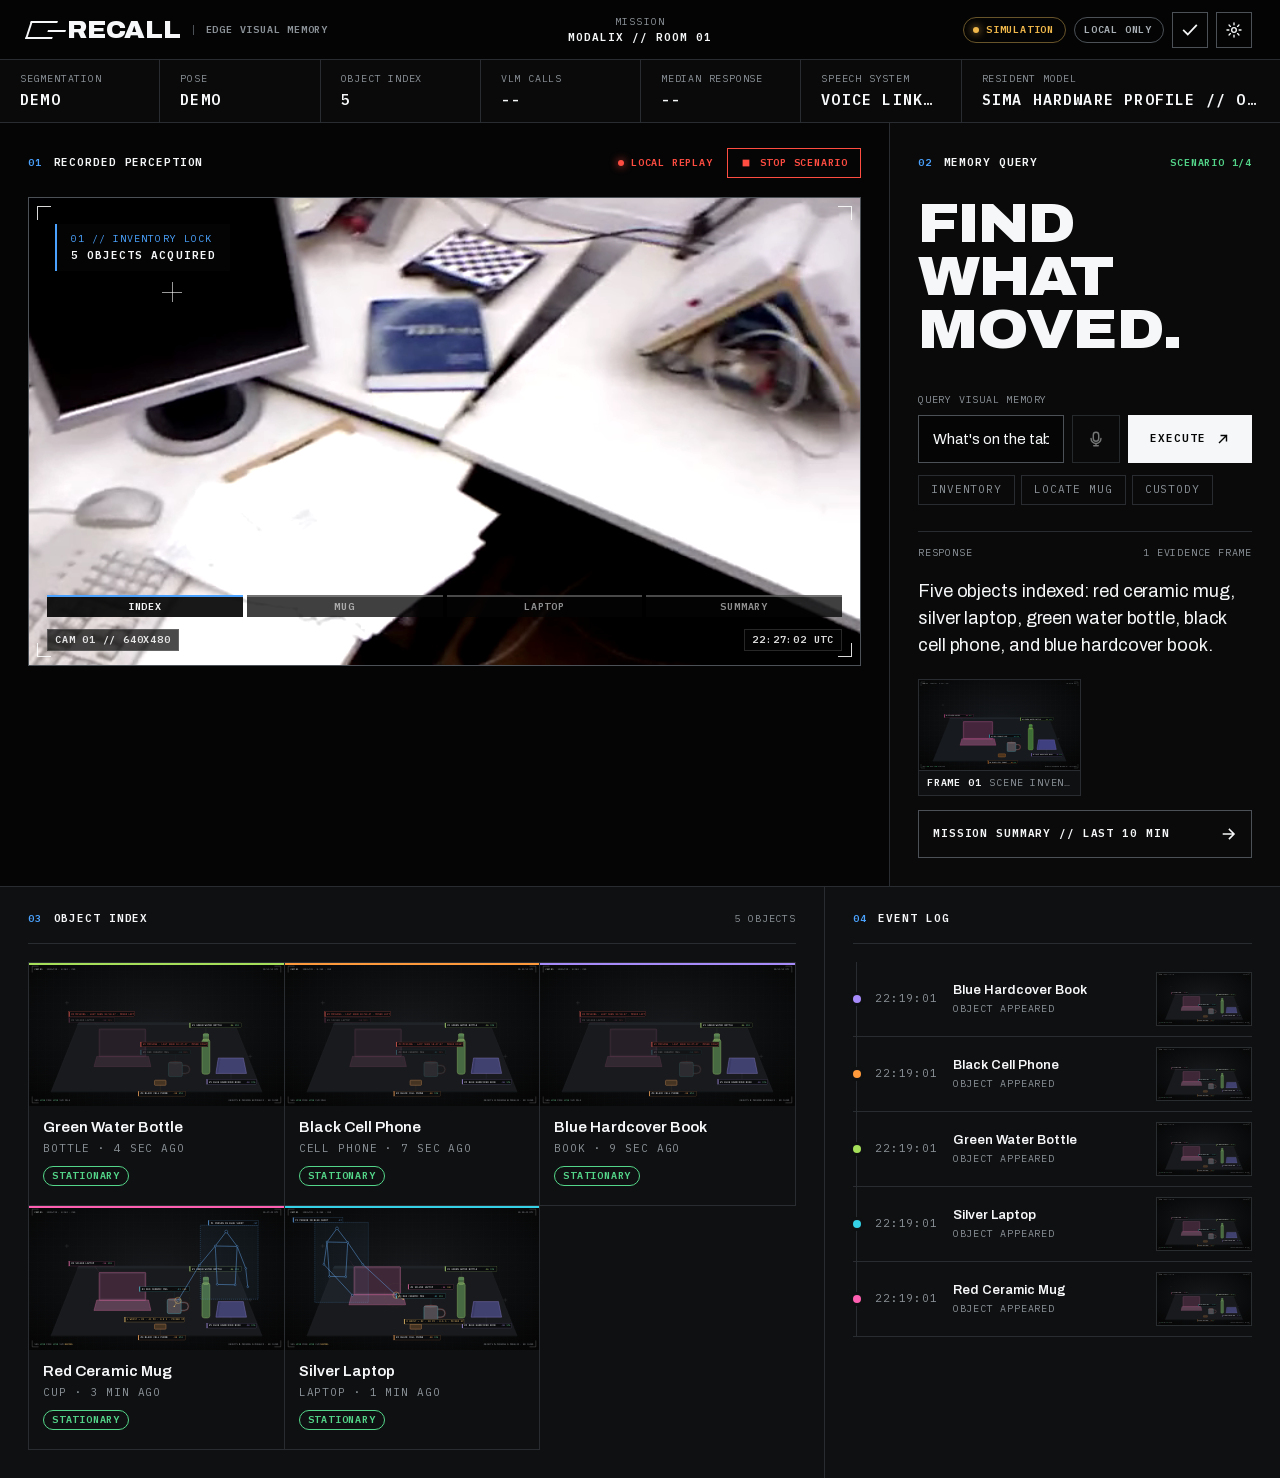
<file: ui/app.html>
<!doctype html>
<html lang="en">
<head>
  <meta charset="utf-8">
  <meta name="viewport" content="width=device-width,initial-scale=1">
  <meta name="theme-color" content="#050505">
  <title>Recall // Edge Visual Memory</title>
  <link rel="preload" href="fonts/archivo-latin-variable.woff2" as="font" type="font/woff2" crossorigin>
  <link rel="preload" href="fonts/ibm-plex-mono-latin-400.woff2" as="font" type="font/woff2" crossorigin>
  <link rel="stylesheet" href="style.css">
</head>
<body>
  <svg class="icon-sprite" aria-hidden="true" focusable="false" width="0" height="0" style="position:absolute">
    <symbol id="i-gear" viewBox="0 0 20 20" fill="none" stroke="currentColor" stroke-width="1.5" stroke-linecap="round" stroke-linejoin="round">
      <circle cx="10" cy="10" r="2.6"/>
      <path d="M10 2.2v2.1M10 15.7v2.1M2.2 10h2.1M15.7 10h2.1M4.5 4.5l1.5 1.5M14 14l1.5 1.5M4.5 15.5 6 14M14 6l1.5-1.5"/>
    </symbol>
    <symbol id="i-arrow-up-right" viewBox="0 0 16 16" fill="none" stroke="currentColor" stroke-width="1.6" stroke-linecap="square" stroke-linejoin="miter">
      <path d="M4 12 12 4M6 4h6v6"/>
    </symbol>
    <symbol id="i-arrow-right" viewBox="0 0 16 16" fill="none" stroke="currentColor" stroke-width="1.6" stroke-linecap="square" stroke-linejoin="miter">
      <path d="M2.5 8h10M8.5 3.5 13 8l-4.5 4.5"/>
    </symbol>
    <symbol id="i-arrow-left" viewBox="0 0 16 16" fill="none" stroke="currentColor" stroke-width="1.6" stroke-linecap="square" stroke-linejoin="miter">
      <path d="M13.5 8h-10M7.5 3.5 3 8l4.5 4.5"/>
    </symbol>
    <symbol id="i-check" viewBox="0 0 16 16" fill="none" stroke="currentColor" stroke-width="1.6" stroke-linecap="square">
      <path d="M2.5 8.5l3.5 3.5 7.5-8"/>
    </symbol>
    <symbol id="i-close" viewBox="0 0 16 16" fill="none" stroke="currentColor" stroke-width="1.6" stroke-linecap="square">
      <path d="M3.5 3.5l9 9M12.5 3.5l-9 9"/>
    </symbol>
    <symbol id="i-play" viewBox="0 0 16 16" fill="currentColor" stroke="none">
      <path d="M4 2.5v11l9-5.5z"/>
    </symbol>
    <symbol id="i-stop" viewBox="0 0 16 16" fill="currentColor" stroke="none">
      <rect x="3.5" y="3.5" width="9" height="9"/>
    </symbol>
    <symbol id="i-replay" viewBox="0 0 16 16" fill="none" stroke="currentColor" stroke-width="1.6" stroke-linecap="square" stroke-linejoin="miter">
      <path d="M13 8a5 5 0 1 1-1.5-3.6M12.5 2v3h-3"/>
    </symbol>
    <symbol id="i-mic" viewBox="0 0 20 20" fill="none" stroke="currentColor" stroke-width="1.6" stroke-linecap="round" stroke-linejoin="round">
      <rect x="7" y="2.5" width="6" height="10" rx="3"/>
      <path d="M4.5 9.5a5.5 5.5 0 0 0 11 0M10 15v2.5M7.5 17.5h5"/>
    </symbol>
  </svg>

  <header class="topbar">
    <a class="brand" href="#top" aria-label="Recall home">
      <span class="brand-mark" aria-hidden="true"></span>
      <span class="brand-name">RECALL</span>
      <span class="brand-subtitle">EDGE VISUAL MEMORY</span>
    </a>
    <div class="mission-id" aria-label="Deployment target">
      <span>MISSION</span>
      <strong>MODALIX // ROOM 01</strong>
    </div>
    <div class="status-group">
      <span id="mode-badge" class="badge warning"><i></i>CONNECTING</span>
      <span id="offline-badge" class="badge neutral"><i></i>LOCAL ONLY</span>
      <button id="self-test-button" class="icon-button" type="button" title="Run system check" aria-label="Run system check"><svg class="icon" width="18" height="18" aria-hidden="true"><use href="#i-check"/></svg></button>
      <button id="settings-button" class="icon-button" type="button" title="Connection settings" aria-label="Connection settings"><svg class="icon" width="18" height="18" aria-hidden="true"><use href="#i-gear"/></svg></button>
    </div>
  </header>

  <section id="status-strip" class="status-strip" aria-label="Runtime telemetry">
    <div><span>SEGMENTATION</span><strong id="seg-fps">0.0 FPS</strong></div>
    <div><span>POSE</span><strong id="pose-fps">0.0 FPS</strong></div>
    <div><span>OBJECT INDEX</span><strong id="object-count">0</strong></div>
    <div><span>VLM CALLS</span><strong id="vlm-calls">0</strong></div>
    <div><span>MEDIAN RESPONSE</span><strong id="vlm-latency">0 MS</strong></div>
    <div><span>SPEECH SYSTEM</span><strong id="tts-status">STANDBY</strong></div>
    <div class="model-stat"><span>RESIDENT MODEL</span><strong id="model-name" title="WAITING FOR LINK">WAITING FOR LINK</strong></div>
  </section>

  <main id="top">
    <section class="workspace">
      <div class="live-pane panel">
        <div class="section-heading">
          <div><span class="section-index">01</span><span id="perception-title" class="eyebrow">LIVE PERCEPTION</span></div>
          <div class="scenario-tools">
            <div class="feed-state"><i></i><span id="feed-state">ACQUIRING</span></div>
            <button id="scenario-button" class="scenario-button" type="button"><span id="scenario-icon" aria-hidden="true"><svg class="icon" width="12" height="12"><use href="#i-play"/></svg></span><span id="scenario-action">RUN SCENARIO</span></button>
          </div>
        </div>
        <div class="viewer-frame demo-mode" id="viewer-frame">
          <iframe id="live-view" title="Recall live camera feed"></iframe>
          <video id="demo-view" class="demo-view" src="assets/demo-desk.webm" poster="assets/scene-inventory.svg" autoplay muted loop playsinline aria-label="Local demonstration desk feed"></video>
          <div id="viewer-fallback" class="viewer-fallback"><span>OPTICAL LINK</span><strong>CAMERA 01</strong><small>WAITING FOR VIDEO TRANSPORT</small></div>
          <div id="scenario-alert" class="scenario-alert" aria-live="polite">
            <span id="scenario-kicker">SIMULATION READY</span>
            <strong id="scenario-message">FIVE OBJECTS INDEXED</strong>
          </div>
          <div id="scenario-progress" class="scenario-progress" aria-label="Demo scenario progress">
            <span data-step="0">INDEX</span><span data-step="1">MUG</span><span data-step="2">LAPTOP</span><span data-step="3">SUMMARY</span>
          </div>
          <div class="feed-hud" aria-hidden="true"><span>CAM 01 // 640x480</span><time id="feed-clock">00:00:00 UTC</time></div>
          <div class="reticle reticle-a" aria-hidden="true"></div>
          <div class="reticle reticle-b" aria-hidden="true"></div>
          <span class="corner corner-tl" aria-hidden="true"></span>
          <span class="corner corner-tr" aria-hidden="true"></span>
          <span class="corner corner-bl" aria-hidden="true"></span>
          <span class="corner corner-br" aria-hidden="true"></span>
        </div>
      </div>

      <aside class="ask-pane panel">
        <div class="section-heading">
          <div><span class="section-index">02</span><span class="eyebrow">MEMORY QUERY</span></div>
          <span id="query-state" class="query-state">READY</span>
        </div>
        <h1>FIND WHAT<br>MOVED.</h1>
        <form id="ask-form">
          <label for="question">QUERY VISUAL MEMORY</label>
          <div class="command-line">
            <input id="question" name="question" autocomplete="off" value="Where is the red mug?" placeholder="ASK THE ROOM..." aria-label="Question">
            <button id="mic-button" class="icon-button mic" type="button" title="Ask by voice" aria-label="Ask by voice" aria-pressed="false"><svg class="icon" width="18" height="18" aria-hidden="true"><use href="#i-mic"/></svg></button>
            <button id="ask-button" class="send-button" type="submit">EXECUTE <svg class="icon" width="14" height="14" aria-hidden="true"><use href="#i-arrow-up-right"/></svg></button>
          </div>
        </form>
        <div class="quick-queries" aria-label="Suggested queries">
          <button type="button" data-question="What's on the table?">INVENTORY</button>
          <button type="button" data-question="Where is the red mug?">LOCATE MUG</button>
          <button type="button" data-question="Who took my laptop?">CUSTODY</button>
        </div>
        <div class="response-block">
          <div class="response-label"><span>RESPONSE</span><span id="evidence-count">0 EVIDENCE FRAMES</span></div>
          <div id="answer" class="answer" aria-live="polite">Visual memory standing by.</div>
          <div id="answer-snapshots" class="snapshot-grid"></div>
        </div>
        <button id="summary-button" class="secondary-button" type="button"><span>MISSION SUMMARY // LAST 10 MIN</span><svg class="icon" width="16" height="16" aria-hidden="true"><use href="#i-arrow-right"/></svg></button>
      </aside>
    </section>

    <section class="memory-band">
      <div class="inventory-pane panel">
        <div class="section-heading memory-heading">
          <div><span class="section-index">03</span><span class="eyebrow">OBJECT INDEX</span></div>
          <span id="inventory-count">0 OBJECTS</span>
        </div>
        <div id="inventory" class="inventory-grid"></div>
      </div>
      <div class="timeline-pane panel">
        <div class="section-heading memory-heading">
          <div><span class="section-index">04</span><h2 id="timeline-title">EVENT LOG</h2></div>
          <button id="all-events" class="text-button" type="button" hidden><svg class="icon" width="14" height="14" aria-hidden="true"><use href="#i-arrow-left"/></svg>VIEW ALL</button>
        </div>
        <div id="timeline" class="timeline"></div>
      </div>
    </section>
  </main>

  <dialog id="settings-dialog">
    <form method="dialog">
      <div class="dialog-heading"><div><span>CONNECTION</span><h2>LINK CONFIGURATION</h2></div><button class="icon-button" type="submit" value="cancel" aria-label="Close"><svg class="icon" width="16" height="16" aria-hidden="true"><use href="#i-close"/></svg></button></div>
      <label>RECALL API<input id="api-url" value="http://10.42.0.232:8090"></label>
      <label>INSIGHT VIEWER<input id="insight-url" value="https://10.42.0.1:8081/static/viewer.html?mode=light&amp;src=0&amp;max_channels=4"></label>
      <button id="save-settings" class="send-button dialog-save" value="default">APPLY CONNECTION</button>
    </form>
  </dialog>
  <dialog id="diagnostics-dialog" class="diagnostics-dialog">
    <form method="dialog">
      <div class="dialog-heading"><div><span>DIAGNOSTICS</span><h2>SYSTEM CHECK</h2></div><button class="icon-button" type="submit" value="cancel" aria-label="Close"><svg class="icon" width="16" height="16" aria-hidden="true"><use href="#i-close"/></svg></button></div>
      <div class="diagnostic-summary"><span id="diagnostic-count">CHECKING</span><strong id="diagnostic-headline">VERIFYING PRODUCT PATHS</strong></div>
      <div id="diagnostic-results" class="diagnostic-results" aria-live="polite"></div>
      <button id="rerun-diagnostics" class="secondary-button" type="button"><span>RERUN SYSTEM CHECK</span><svg class="icon" width="16" height="16" aria-hidden="true"><use href="#i-replay"/></svg></button>
      <button class="send-button dialog-save" value="cancel">DONE</button>
    </form>
  </dialog>
  <script src="app.js"></script>
</body>
</html>
</file>
<file: ui/style.css>
/* ------------------------------------------------------------------ */
/* Fonts (local, air-gapped). Both faces are SIL OFL, see fonts/OFL.txt */
/* ------------------------------------------------------------------ */
@font-face {
  font-family: "Archivo";
  font-style: normal;
  font-weight: 400 900;
  font-stretch: 62% 125%;
  font-display: swap;
  src: url("fonts/archivo-latin-variable.woff2") format("woff2-variations"),
       url("fonts/archivo-latin-variable.woff2") format("woff2");
  unicode-range: U+0000-00FF, U+0131, U+0152-0153, U+02BB-02BC, U+02C6, U+02DA, U+02DC, U+0304, U+0308, U+0329, U+2000-206F, U+20AC, U+2122, U+2191, U+2193, U+2212, U+2215, U+FEFF, U+FFFD;
}
@font-face {
  font-family: "IBM Plex Mono";
  font-style: normal;
  font-weight: 400;
  font-display: swap;
  src: url("fonts/ibm-plex-mono-latin-400.woff2") format("woff2");
  unicode-range: U+0000-00FF, U+0131, U+0152-0153, U+02BB-02BC, U+02C6, U+02DA, U+02DC, U+0304, U+0308, U+0329, U+2000-206F, U+20AC, U+2122, U+2191, U+2193, U+2212, U+2215, U+FEFF, U+FFFD;
}
@font-face {
  font-family: "IBM Plex Mono";
  font-style: normal;
  font-weight: 600;
  font-display: swap;
  src: url("fonts/ibm-plex-mono-latin-600.woff2") format("woff2");
  unicode-range: U+0000-00FF, U+0131, U+0152-0153, U+02BB-02BC, U+02C6, U+02DA, U+02DC, U+0304, U+0308, U+0329, U+2000-206F, U+20AC, U+2122, U+2191, U+2193, U+2212, U+2215, U+FEFF, U+FFFD;
}

/* ------------------------------------------------------------------ */
/* Tokens                                                              */
/* ------------------------------------------------------------------ */
:root {
  color-scheme: dark;
  --black: #050505;
  --ink: #0a0a0a;
  --panel: #0f1011;
  --panel-2: #141619;
  --white: #f5f7f8;
  --muted: #8b9298;
  --line: #292d31;
  --line-bright: #4b5157;
  --blue: #4ba3ff;
  --green: #54d68a;
  --amber: #f0b84b;
  --red: #ff4d42;

  /* mask palette: object classes */
  --mask-cyan: #35d1e6;
  --mask-magenta: #ff5fb0;
  --mask-lime: #a6e05a;
  --mask-orange: #ff9a3c;
  --mask-violet: #a78bfa;

  --font-display: "Archivo", "Helvetica Neue", Arial, sans-serif;
  --font-mono: "IBM Plex Mono", ui-monospace, Menlo, Consolas, monospace;

  --t-10: 10px; --t-11: 11px; --t-13: 13px; --t-15: 15px; --t-18: 18px; --t-24: 24px; --t-40: 40px; --t-56: 56px;
  --track: .08em;
  --gutter: 28px;
  --ease: cubic-bezier(.2, .7, .2, 1);
}

/* Object-class colour mapping (data-class is set by app.js) */
[data-class] { --class-color: var(--line-bright); }
[data-class="cup"], [data-class="mug"], [data-class="bowl"] { --class-color: var(--mask-magenta); }
[data-class="laptop"], [data-class="keyboard"], [data-class="monitor"], [data-class="tv"] { --class-color: var(--mask-cyan); }
[data-class="bottle"], [data-class="plant"], [data-class="vase"] { --class-color: var(--mask-lime); }
[data-class="cell-phone"], [data-class="phone"], [data-class="remote"], [data-class="mouse"] { --class-color: var(--mask-orange); }
[data-class="book"], [data-class="backpack"], [data-class="handbag"], [data-class="notebook"] { --class-color: var(--mask-violet); }
[data-class="person"] { --class-color: var(--white); }

/* ------------------------------------------------------------------ */
/* Base                                                                */
/* ------------------------------------------------------------------ */
* { box-sizing: border-box; }
html { scroll-behavior: smooth; background: var(--black); -webkit-text-size-adjust: 100%; }
body { margin: 0; min-width: 320px; overflow-x: hidden; background: var(--black); color: var(--white); font-family: var(--font-display); font-size: var(--t-13); line-height: 1.4; letter-spacing: 0; -webkit-font-smoothing: antialiased; }
button, input { font: inherit; letter-spacing: inherit; }
button { cursor: pointer; }
img { max-width: 100%; }
[hidden] { display: none !important; }
button, .item-card, .viewer-frame, .badge, .quick-queries button { transition: color 150ms var(--ease), border-color 150ms var(--ease), background-color 150ms var(--ease), box-shadow 150ms var(--ease); }
button:focus-visible, input:focus-visible, a:focus-visible, [tabindex]:focus-visible, dialog:focus-visible { outline: 2px solid var(--blue); outline-offset: 2px; }
.icon { display: inline-block; flex: none; vertical-align: middle; }
.icon-sprite { position: absolute; width: 0; height: 0; overflow: hidden; }

/* Utility text styles */
.mono, .badge, .mission-id, .status-strip span, .status-strip strong, .section-index, .eyebrow, .memory-heading h2, .feed-state, .query-state, .feed-hud, .viewer-fallback span, .viewer-fallback small, #ask-form > label, .quick-queries button, .response-label, .item-meta, .state, .event time, .event-copy span, .text-button, .empty, .snapshot figcaption, .memory-heading > span, .dialog-heading span, dialog label, .send-button, .secondary-button {
  font-family: var(--font-mono);
  font-variant-numeric: tabular-nums;
  text-transform: uppercase;
  letter-spacing: var(--track);
}

/* ------------------------------------------------------------------ */
/* Top bar                                                             */
/* ------------------------------------------------------------------ */
.topbar { position: sticky; top: 0; z-index: 20; height: 60px; padding: 0 var(--gutter); display: grid; grid-template-columns: minmax(240px, 1fr) auto minmax(240px, 1fr); align-items: center; border-bottom: 1px solid var(--line); background: rgba(5, 5, 5, .96); backdrop-filter: blur(6px); }
.brand { display: flex; align-items: center; gap: 12px; color: var(--white); text-decoration: none; width: fit-content; }
.brand-mark { position: relative; flex: none; width: 27px; height: 18px; border: 2px solid var(--white); border-right: 0; transform: skewX(-18deg); }
.brand-mark::after { content: ""; position: absolute; width: 18px; height: 2px; right: -11px; top: 7px; background: var(--white); }
.brand-name { font-size: var(--t-24); line-height: 1; font-weight: 900; font-stretch: 112%; letter-spacing: -.01em; }
.brand-subtitle { color: var(--muted); font-family: var(--font-mono); font-size: var(--t-10); font-weight: 600; letter-spacing: var(--track); border-left: 1px solid var(--line-bright); padding-left: 12px; line-height: 1; }
.mission-id { text-align: center; line-height: 1; }
.mission-id span, .mission-id strong { display: block; }
.mission-id span { color: var(--muted); font-size: var(--t-10); font-weight: 400; margin-bottom: 5px; }
.mission-id strong { font-size: var(--t-11); font-weight: 600; }
.status-group { justify-self: end; display: flex; align-items: center; gap: 8px; }
.badge { height: 26px; display: inline-flex; align-items: center; gap: 7px; padding: 0 11px 0 9px; border: 1px solid #286441; border-radius: 999px; color: var(--green); font-size: var(--t-10); font-weight: 600; white-space: nowrap; }
.badge i, .feed-state i { flex: none; width: 6px; height: 6px; background: currentColor; border-radius: 50%; box-shadow: 0 0 8px currentColor; }
.feed-state i { animation: signal 1.8s ease-in-out infinite; }
.badge.warning { color: var(--amber); border-color: #68542a; }
.badge.error { color: var(--red); border-color: #6d302c; }
.badge.neutral { color: #a9b0b5; border-color: var(--line-bright); }
.icon-button { width: 36px; height: 36px; display: inline-grid; place-items: center; padding: 0; border: 1px solid var(--line-bright); border-radius: 0; background: transparent; color: var(--white); }
.icon-button:hover { color: var(--blue); border-color: var(--blue); }

/* ------------------------------------------------------------------ */
/* Status strip                                                        */
/* ------------------------------------------------------------------ */
.status-strip { display: grid; grid-template-columns: repeat(6, minmax(96px, 1fr)) minmax(240px, 2fr); gap: 1px; border-bottom: 1px solid var(--line); background: var(--line); }
.status-strip > div { min-width: 0; padding: 14px 20px 13px; background: var(--ink); }
.status-strip span { display: block; margin-bottom: 7px; color: var(--muted); font-size: var(--t-10); font-weight: 400; line-height: 1; }
.status-strip strong { display: block; white-space: nowrap; overflow: hidden; text-overflow: ellipsis; font-size: var(--t-15); font-weight: 600; line-height: 1.2; }
.status-strip .model-stat strong { color: var(--white); }

/* ------------------------------------------------------------------ */
/* Workspace layout                                                    */
/* ------------------------------------------------------------------ */
main { width: 100%; }
.workspace { display: grid; grid-template-columns: minmax(0, 1.75fr) minmax(390px, .75fr); min-height: 620px; border-bottom: 1px solid var(--line); }
.live-pane, .ask-pane, .inventory-pane, .timeline-pane { min-width: 0; padding: 24px var(--gutter) 28px; }
.live-pane, .inventory-pane { border-right: 1px solid var(--line); }
.ask-pane { background: var(--ink); }
.section-heading { min-height: 32px; display: flex; align-items: center; justify-content: space-between; gap: 16px; margin-bottom: 18px; }
.section-heading > div { display: flex; align-items: center; gap: 12px; min-width: 0; }
.section-heading .scenario-tools { gap: 14px; flex: none; }
.section-index { color: var(--blue); font-size: var(--t-10); font-weight: 600; }
.eyebrow, .memory-heading h2 { margin: 0; color: var(--white); font-size: var(--t-11); font-weight: 600; white-space: nowrap; overflow: hidden; text-overflow: ellipsis; }
.feed-state { display: inline-flex; align-items: center; gap: 7px; color: var(--red); font-size: var(--t-10); font-weight: 600; white-space: nowrap; }
.scenario-button { min-width: 132px; height: 30px; display: inline-flex; align-items: center; justify-content: center; gap: 8px; padding: 0 12px; border: 1px solid var(--line-bright); border-radius: 0; background: transparent; color: var(--white); font-family: var(--font-mono); font-size: var(--t-10); font-weight: 600; letter-spacing: var(--track); text-transform: uppercase; white-space: nowrap; }
.scenario-button:hover { border-color: var(--blue); color: var(--blue); }
.scenario-button.running { border-color: var(--red); color: var(--red); }
.scenario-button .icon { width: 12px; height: 12px; }
.query-state { color: var(--green); font-size: var(--t-10); font-weight: 600; }

/* ------------------------------------------------------------------ */
/* Live viewer                                                         */
/* ------------------------------------------------------------------ */
.viewer-frame { position: relative; width: 100%; aspect-ratio: 16 / 9; min-height: 340px; max-height: 540px; overflow: hidden; border: 1px solid var(--line-bright); background: #020202; }
.viewer-frame iframe, .demo-view { position: absolute; inset: 0; width: 100%; height: 100%; border: 0; object-fit: cover; }
.viewer-frame iframe { z-index: 3; background: #020202; }
.demo-view { z-index: 2; display: none; filter: saturate(.72) contrast(1.12); }
.viewer-frame.demo-mode iframe { display: none; }
.viewer-frame.demo-mode .demo-view { display: block; }
.viewer-frame:not(.demo-mode) .scenario-alert, .viewer-frame:not(.demo-mode) .scenario-progress { display: none; }
.scenario-alert { position: absolute; z-index: 5; left: 26px; top: 26px; display: grid; gap: 5px; max-width: calc(100% - 52px); padding: 10px 14px 9px; border-left: 2px solid var(--blue); background: rgba(5,5,5,.88); font-family: var(--font-mono); letter-spacing: var(--track); text-transform: uppercase; font-variant-numeric: tabular-nums; pointer-events: none; }
.scenario-alert span { color: var(--blue); font-size: var(--t-10); font-weight: 400; line-height: 1; }
.scenario-alert strong { overflow: hidden; text-overflow: ellipsis; white-space: nowrap; color: var(--white); font-size: var(--t-11); font-weight: 600; line-height: 1.2; }
.scenario-alert.event { border-left-color: var(--amber); }
.scenario-alert.event span { color: var(--amber); }
.scenario-alert.complete { border-left-color: var(--green); }
.scenario-alert.complete span { color: var(--green); }
.scenario-progress { position: absolute; z-index: 5; left: 18px; right: 18px; bottom: 48px; display: grid; grid-template-columns: repeat(4, minmax(0, 1fr)); gap: 4px; pointer-events: none; }
.scenario-progress span { height: 22px; display: grid; place-items: center; border-top: 2px solid rgba(255,255,255,.28); background: rgba(5,5,5,.76); color: rgba(255,255,255,.56); font-family: var(--font-mono); font-size: var(--t-10); font-weight: 600; letter-spacing: var(--track); text-transform: uppercase; line-height: 1; overflow: hidden; }
.scenario-progress span.done { border-color: var(--green); color: var(--green); }
.scenario-progress span.active { border-color: var(--blue); color: var(--white); background: rgba(5,5,5,.92); }
.viewer-fallback { position: absolute; z-index: 1; inset: 0; display: flex; flex-direction: column; align-items: center; justify-content: center; color: var(--muted); }
.viewer-fallback span { font-size: var(--t-10); font-weight: 600; }
.viewer-fallback strong { margin: 8px 0; color: var(--white); font-size: var(--t-40); font-weight: 900; font-stretch: 112%; line-height: 1; }
.viewer-fallback small { font-size: var(--t-10); }
.feed-hud { position: absolute; z-index: 4; left: 18px; right: 18px; bottom: 14px; display: flex; justify-content: space-between; gap: 8px; color: rgba(255,255,255,.88); font-size: var(--t-10); font-weight: 600; line-height: 1; pointer-events: none; }
.feed-hud > * { padding: 5px 7px; background: rgba(5, 5, 5, .72); border: 1px solid rgba(255,255,255,.14); white-space: nowrap; }
.reticle { position: absolute; z-index: 4; width: 20px; height: 20px; pointer-events: none; }
.reticle::before, .reticle::after { content: ""; position: absolute; background: rgba(255,255,255,.6); }
.reticle::before { width: 20px; height: 1px; top: 10px; }
.reticle::after { width: 1px; height: 20px; left: 10px; }
.reticle-a { top: 18%; left: 16%; }
.reticle-b { right: 12%; bottom: 24%; }
.corner { position: absolute; z-index: 5; width: 14px; height: 14px; border: 0 solid rgba(255,255,255,.85); pointer-events: none; }
.corner-tl { top: 8px; left: 8px; border-top-width: 1.5px; border-left-width: 1.5px; }
.corner-tr { top: 8px; right: 8px; border-top-width: 1.5px; border-right-width: 1.5px; }
.corner-bl { bottom: 8px; left: 8px; border-bottom-width: 1.5px; border-left-width: 1.5px; }
.corner-br { bottom: 8px; right: 8px; border-bottom-width: 1.5px; border-right-width: 1.5px; }

/* ------------------------------------------------------------------ */
/* Ask pane                                                            */
/* ------------------------------------------------------------------ */
.ask-pane h1 { margin: 14px 0 36px; font-size: var(--t-56); line-height: .95; font-weight: 900; font-stretch: 112%; letter-spacing: -.015em; text-wrap: balance; }
#ask-form > label { display: block; color: var(--muted); font-size: var(--t-10); font-weight: 400; margin-bottom: 8px; }
.command-line { display: grid; grid-template-columns: minmax(0, 1fr) 48px 124px; gap: 8px; }
input { width: 100%; height: 48px; border: 1px solid var(--line-bright); border-radius: 0; background: var(--black); color: var(--white); padding: 0 14px; outline: none; font-size: var(--t-15); }
input::placeholder { color: var(--muted); font-family: var(--font-mono); font-size: var(--t-11); letter-spacing: var(--track); text-transform: uppercase; }
input:focus { border-color: var(--white); }
.command-line .icon-button { width: 48px; height: 48px; }
.send-button { min-height: 48px; display: inline-flex; align-items: center; justify-content: center; gap: 10px; padding: 0 14px; border: 1px solid var(--white); border-radius: 0; background: var(--white); color: var(--black); font-size: var(--t-11); font-weight: 600; white-space: nowrap; }
.send-button:hover { background: var(--blue); border-color: var(--blue); }
.mic { position: relative; }
.mic.recording { color: var(--red); border-color: var(--red); }
.mic.recording::after { content: ""; position: absolute; inset: -1px; border: 1px solid var(--red); pointer-events: none; animation: mic-ring 1.4s ease-out infinite; }
.quick-queries { display: flex; flex-wrap: wrap; gap: 6px; margin: 12px 0 26px; }
.quick-queries button { height: 30px; padding: 0 12px; border: 1px solid var(--line); background: transparent; color: var(--muted); font-size: var(--t-11); font-weight: 400; }
.quick-queries button:hover { border-color: var(--line-bright); }
.quick-queries button:active { border-color: var(--blue); }

/* Response block */
.response-block { border-top: 1px solid var(--line); }
.response-label { display: flex; justify-content: space-between; gap: 12px; padding-top: 14px; color: var(--muted); font-size: var(--t-10); font-weight: 400; }
.answer { min-height: 96px; max-width: 40ch; padding: 18px 0 20px; color: var(--white); font-size: var(--t-18); font-weight: 400; line-height: 1.5; letter-spacing: -.005em; }
.snapshot-grid { display: grid; grid-template-columns: repeat(2, minmax(0, 1fr)); gap: 8px; }
.snapshot-grid:empty { display: none; }
.snapshot { margin: 0; border: 1px solid var(--line); background: var(--panel); }
.snapshot img { display: block; width: 100%; aspect-ratio: 16 / 9; object-fit: cover; background: #090909; }
.snapshot figcaption { display: flex; justify-content: space-between; gap: 8px; padding: 6px 8px; border-top: 1px solid var(--line); color: var(--muted); font-size: var(--t-10); line-height: 1.2; }
.snapshot figcaption span { white-space: nowrap; overflow: hidden; text-overflow: ellipsis; }
.snapshot figcaption span:first-child { color: var(--white); font-weight: 600; flex: none; }
.secondary-button { width: 100%; min-height: 48px; margin-top: 14px; display: flex; justify-content: space-between; align-items: center; gap: 10px; padding: 0 14px; border: 1px solid var(--line-bright); border-radius: 0; background: transparent; color: var(--white); font-size: var(--t-11); font-weight: 600; }
.secondary-button:hover { border-color: var(--white); background: var(--panel-2); }
.send-button:disabled, .secondary-button:disabled, .icon-button:disabled, input:disabled { cursor: wait; opacity: .45; }

/* ------------------------------------------------------------------ */
/* Memory band: object index + event log                              */
/* ------------------------------------------------------------------ */
.memory-band { display: grid; grid-template-columns: minmax(0, 1.45fr) minmax(390px, .8fr); background: var(--panel); }
.memory-heading { border-bottom: 1px solid var(--line); padding-bottom: 16px; }
.memory-heading > span { color: var(--muted); font-size: var(--t-10); font-weight: 400; white-space: nowrap; }

.inventory-grid { display: grid; grid-template-columns: repeat(3, minmax(0, 1fr)); gap: 0; border-top: 1px solid var(--line); border-left: 1px solid var(--line); }
.item-card { position: relative; display: flex; flex-direction: column; width: 100%; min-width: 0; padding: 0; overflow: hidden; border: 0; border-right: 1px solid var(--line); border-bottom: 1px solid var(--line); border-radius: 0; background: var(--panel); color: var(--white); text-align: left; box-shadow: inset 0 0 0 1px transparent; }
.inventory-grid .empty { grid-column: 1 / -1; border-right: 1px solid var(--line); border-bottom: 1px solid var(--line); }
.item-card::before { content: ""; position: absolute; z-index: 2; top: 0; left: 0; right: 0; height: 2px; background: var(--class-color, var(--line-bright)); }
.item-card:hover { box-shadow: inset 0 0 0 1px var(--line-bright); }
.item-card.selected { box-shadow: inset 0 0 0 1px var(--blue), inset 0 0 28px rgba(75, 163, 255, .12); }
.item-card img, .item-image-placeholder { display: block; width: 100%; aspect-ratio: 16 / 9; height: auto; object-fit: cover; background: #090909; filter: saturate(.72); }
.item-copy { min-width: 0; padding: 12px 14px 14px; }
.item-copy strong, .item-copy span { display: block; white-space: nowrap; overflow: hidden; text-overflow: ellipsis; }
.item-copy strong { font-size: var(--t-15); font-weight: 600; line-height: 1.2; text-transform: capitalize; }
.item-copy .item-meta { margin-top: 5px; color: var(--muted); font-size: var(--t-11); }
.item-copy .state, .state { display: inline-block; width: auto; margin-top: 10px; padding: 3px 8px; border: 1px solid currentColor; border-radius: 999px; color: var(--green); font-size: var(--t-10); font-weight: 600; line-height: 1.2; }
.state.missing { color: var(--red); }
.state.carried, .state.moving { color: var(--amber); }

/* Timeline */
.timeline { position: relative; max-height: 440px; overflow-y: auto; overflow-x: hidden; padding-left: 0; scrollbar-color: var(--line-bright) var(--panel); }
.timeline::before { content: ""; position: absolute; top: 0; bottom: 0; left: 3.5px; width: 1px; background: var(--line); }
.timeline .event { position: relative; display: grid; grid-template-columns: 8px 64px minmax(0, 1fr) 96px; gap: 14px; align-items: center; min-height: 74px; padding: 10px 0; border-bottom: 1px solid var(--line); }
.event-dot { position: relative; z-index: 1; width: 8px; height: 8px; border-radius: 50%; background: var(--class-color, var(--line-bright)); box-shadow: 0 0 0 3px var(--panel); }
.timeline .event time { color: var(--muted); font-size: var(--t-11); font-weight: 400; white-space: nowrap; }
.event-copy { min-width: 0; }
.event-copy strong, .event-copy span { display: block; white-space: nowrap; overflow: hidden; text-overflow: ellipsis; }
.event-copy strong { font-size: var(--t-13); font-weight: 600; text-transform: capitalize; line-height: 1.25; }
.event-copy span { display: -webkit-box; -webkit-box-orient: vertical; -webkit-line-clamp: 2; margin-top: 4px; color: var(--muted); font-size: var(--t-10); line-height: 1.35; white-space: normal; }
.timeline .event img { display: block; width: 96px; height: 54px; object-fit: cover; background: #090909; border: 1px solid var(--line); filter: saturate(.7); }
.text-button { display: inline-flex; align-items: center; gap: 6px; border: 0; background: transparent; color: var(--blue); font-size: var(--t-10); font-weight: 600; padding: 5px 0; }
.text-button:hover { color: var(--white); }
.empty { min-height: 100px; display: grid; place-items: center; color: var(--muted); font-size: var(--t-11); }

/* ------------------------------------------------------------------ */
/* Settings dialog                                                     */
/* ------------------------------------------------------------------ */
dialog { width: min(520px, calc(100% - 32px)); padding: 0; border: 1px solid var(--line-bright); border-radius: 0; background: var(--panel); color: var(--white); }
dialog::backdrop { background: rgba(5, 5, 5, .8); }
dialog form { display: grid; gap: 18px; padding: 24px; }
.dialog-heading { display: flex; justify-content: space-between; align-items: center; gap: 12px; padding-bottom: 18px; border-bottom: 1px solid var(--line); }
.dialog-heading span { color: var(--blue); font-size: var(--t-10); font-weight: 600; }
.dialog-heading h2 { margin: 6px 0 0; font-size: var(--t-24); font-weight: 900; font-stretch: 112%; line-height: 1; letter-spacing: -.01em; }
.diagnostic-summary { display: grid; gap: 8px; padding: 2px 0; }
.diagnostic-summary span { color: var(--blue); font-family: var(--mono, "IBM Plex Mono", ui-monospace, Menlo, Consolas, monospace); font-size: var(--t-10); letter-spacing: .08em; text-transform: uppercase; font-weight: 600; }
.diagnostic-summary strong { font-size: var(--t-18); font-weight: 800; }
.diagnostic-results { border-top: 1px solid var(--line); }
.diagnostic-row { min-height: 60px; display: grid; grid-template-columns: minmax(0, 1fr) auto; gap: 16px; align-items: center; border-bottom: 1px solid var(--line); }
.diagnostic-row strong, .diagnostic-row span { display: block; }
.diagnostic-row strong { font-size: var(--t-13); font-weight: 600; }
.diagnostic-row span { margin-top: 5px; color: var(--muted); font-family: var(--mono, "IBM Plex Mono", ui-monospace, Menlo, Consolas, monospace); font-size: var(--t-10); letter-spacing: .04em; }
.diagnostic-result { margin: 0; color: var(--amber); font-family: var(--mono, "IBM Plex Mono", ui-monospace, Menlo, Consolas, monospace); font-size: var(--t-10); letter-spacing: .1em; font-weight: 600; }
.diagnostic-result.pass { color: var(--green); }
.diagnostic-result.fail { color: var(--red); }
.diagnostic-result.offline { color: var(--amber); }
dialog label { display: grid; gap: 8px; color: var(--muted); font-size: var(--t-10); font-weight: 400; }
dialog input { height: 44px; font-family: var(--font-mono); font-size: var(--t-13); letter-spacing: 0; text-transform: none; }
.dialog-save { margin-top: 4px; }

/* ------------------------------------------------------------------ */
/* Motion                                                              */
/* ------------------------------------------------------------------ */
.panel { animation: rise 400ms var(--ease) both; animation-delay: calc(var(--i, 0) * 60ms); }
.live-pane { --i: 0; } .ask-pane { --i: 1; } .inventory-pane { --i: 2; } .timeline-pane { --i: 3; }
@keyframes rise {
  from { opacity: .6; transform: translateY(8px); }
  to { opacity: 1; transform: translateY(0); }
}
@keyframes signal {
  0%, 100% { opacity: .45; }
  50% { opacity: 1; }
}
@keyframes mic-ring {
  0% { opacity: .9; transform: scale(1); }
  100% { opacity: 0; transform: scale(1.35); }
}

/* ------------------------------------------------------------------ */
/* Responsive                                                          */
/* ------------------------------------------------------------------ */
@media (max-width: 1199px) {
  .inventory-grid { grid-template-columns: repeat(2, minmax(0, 1fr)); }
}
@media (max-width: 1100px) {
  .topbar { grid-template-columns: 1fr auto; }
  .mission-id { display: none; }
}
@media (max-width: 979px) {
  .workspace, .memory-band { grid-template-columns: 1fr; }
  .live-pane, .inventory-pane { border-right: 0; border-bottom: 1px solid var(--line); }
  .viewer-frame { max-height: none; }
}
@media (max-width: 899px) {
  .status-strip { grid-template-columns: repeat(4, minmax(0, 1fr)); }
  .status-strip > div { padding: 13px 14px 12px; }
  .status-strip strong { font-size: var(--t-13); }
  .model-stat { grid-column: span 2; }
}
@media (max-width: 759px) {
  :root { --gutter: 16px; }
  .topbar { height: 56px; }
  .brand-subtitle, .badge.neutral { display: none; }
  .brand-name { font-size: 20px; }
  .status-strip > div { padding: 12px 14px 11px; }
  .status-strip strong { font-size: var(--t-13); }
  .viewer-frame { min-height: 0; }
  .section-heading .scenario-tools { gap: 8px; }
  .feed-state { display: none; }
  .scenario-button { min-width: 0; }
  .scenario-alert { left: 12px; top: 12px; max-width: calc(100% - 24px); padding: 8px 10px 7px; }
  .scenario-progress { left: 12px; right: 12px; bottom: 44px; gap: 2px; }
  .feed-hud { left: 12px; right: 12px; bottom: 12px; }
  .ask-pane h1 { margin: 12px 0 26px; font-size: var(--t-40); }
  .inventory-grid { grid-template-columns: 1fr; }
  .timeline { max-height: none; }
}
@media (max-width: 559px) {
  .status-strip { grid-template-columns: repeat(2, minmax(0, 1fr)); }
  .badge { padding: 0 9px 0 8px; }
  .command-line { grid-template-columns: minmax(0, 1fr) 48px; }
  .send-button { grid-column: span 2; }
  .timeline .event { grid-template-columns: 8px 58px minmax(0, 1fr) 72px; gap: 10px; }
  .timeline .event img { width: 72px; height: 40px; }
  .answer { font-size: var(--t-15); }
}
@media (prefers-reduced-motion: reduce) {
  html { scroll-behavior: auto; }
  *, *::before, *::after { animation: none !important; transition: none !important; }
  .panel { opacity: 1; transform: none; }
  .mic.recording::after { animation: none; opacity: .9; }
}
</file>
